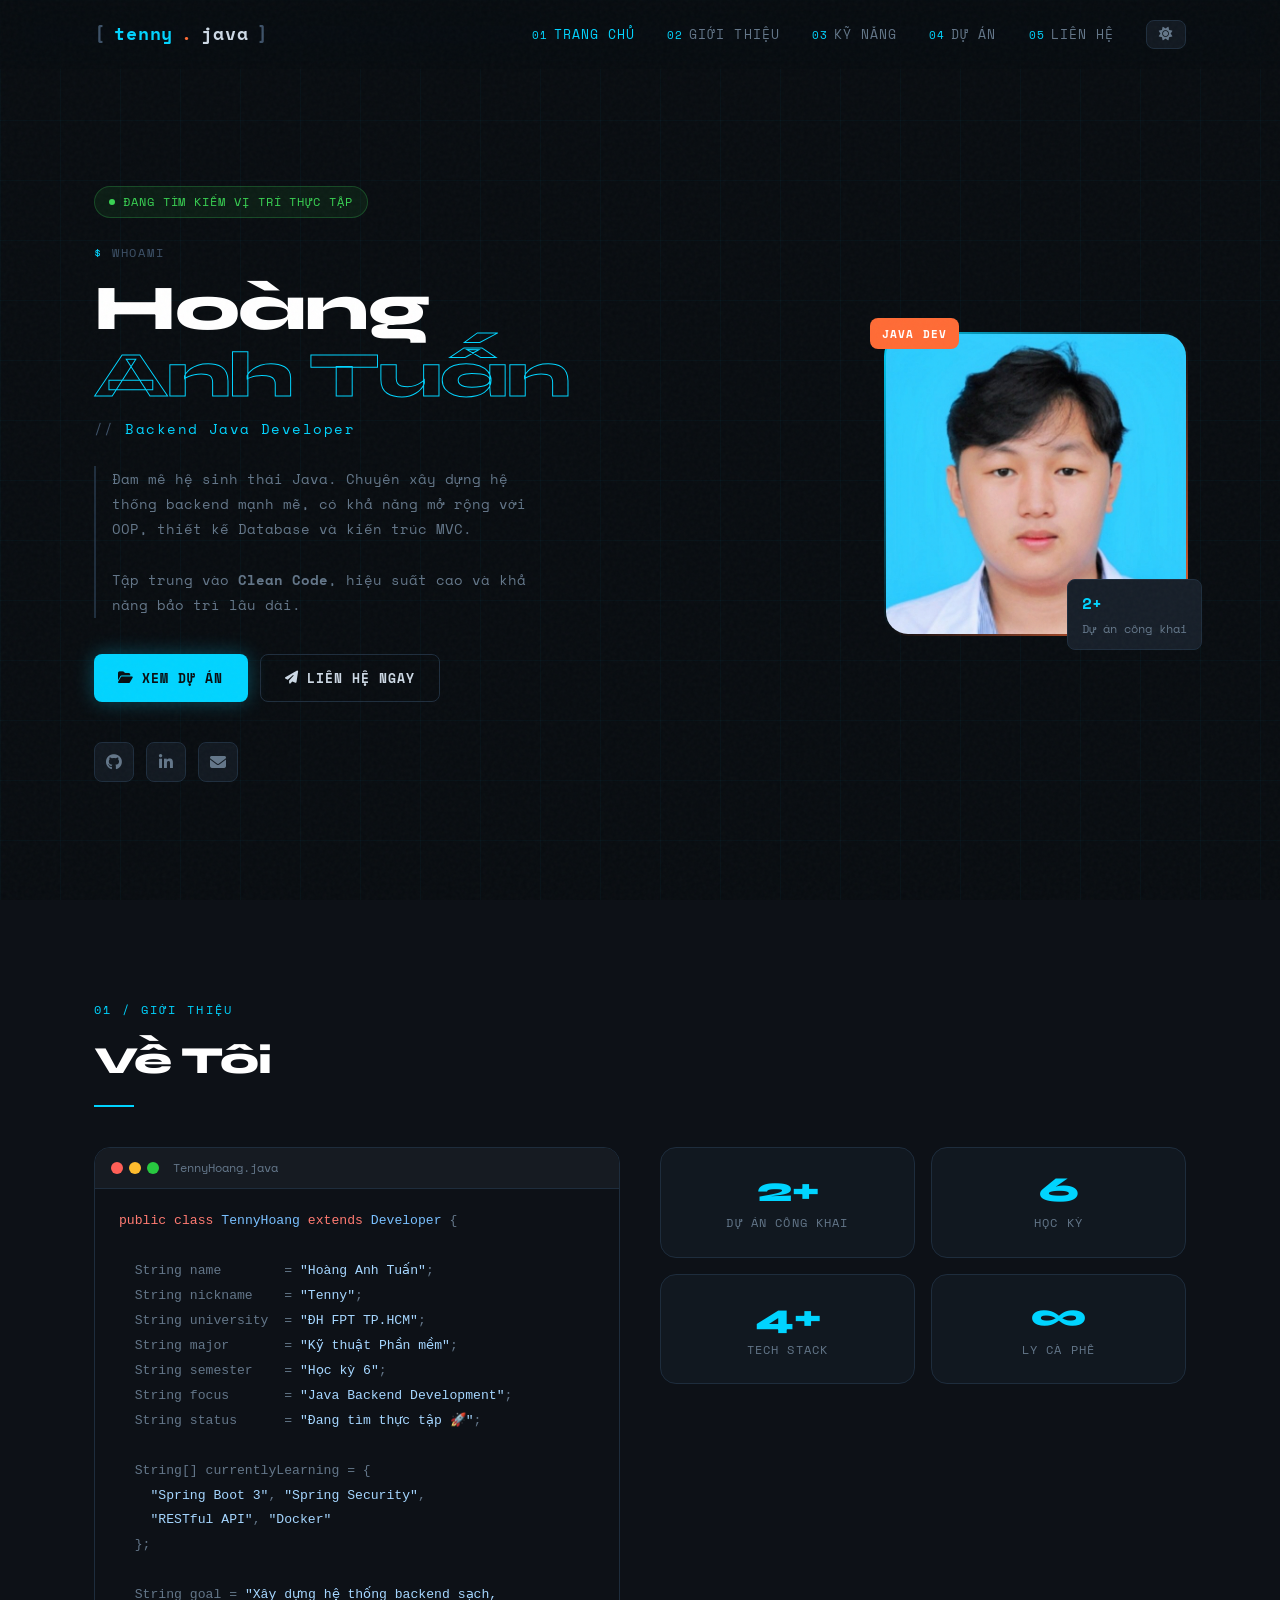
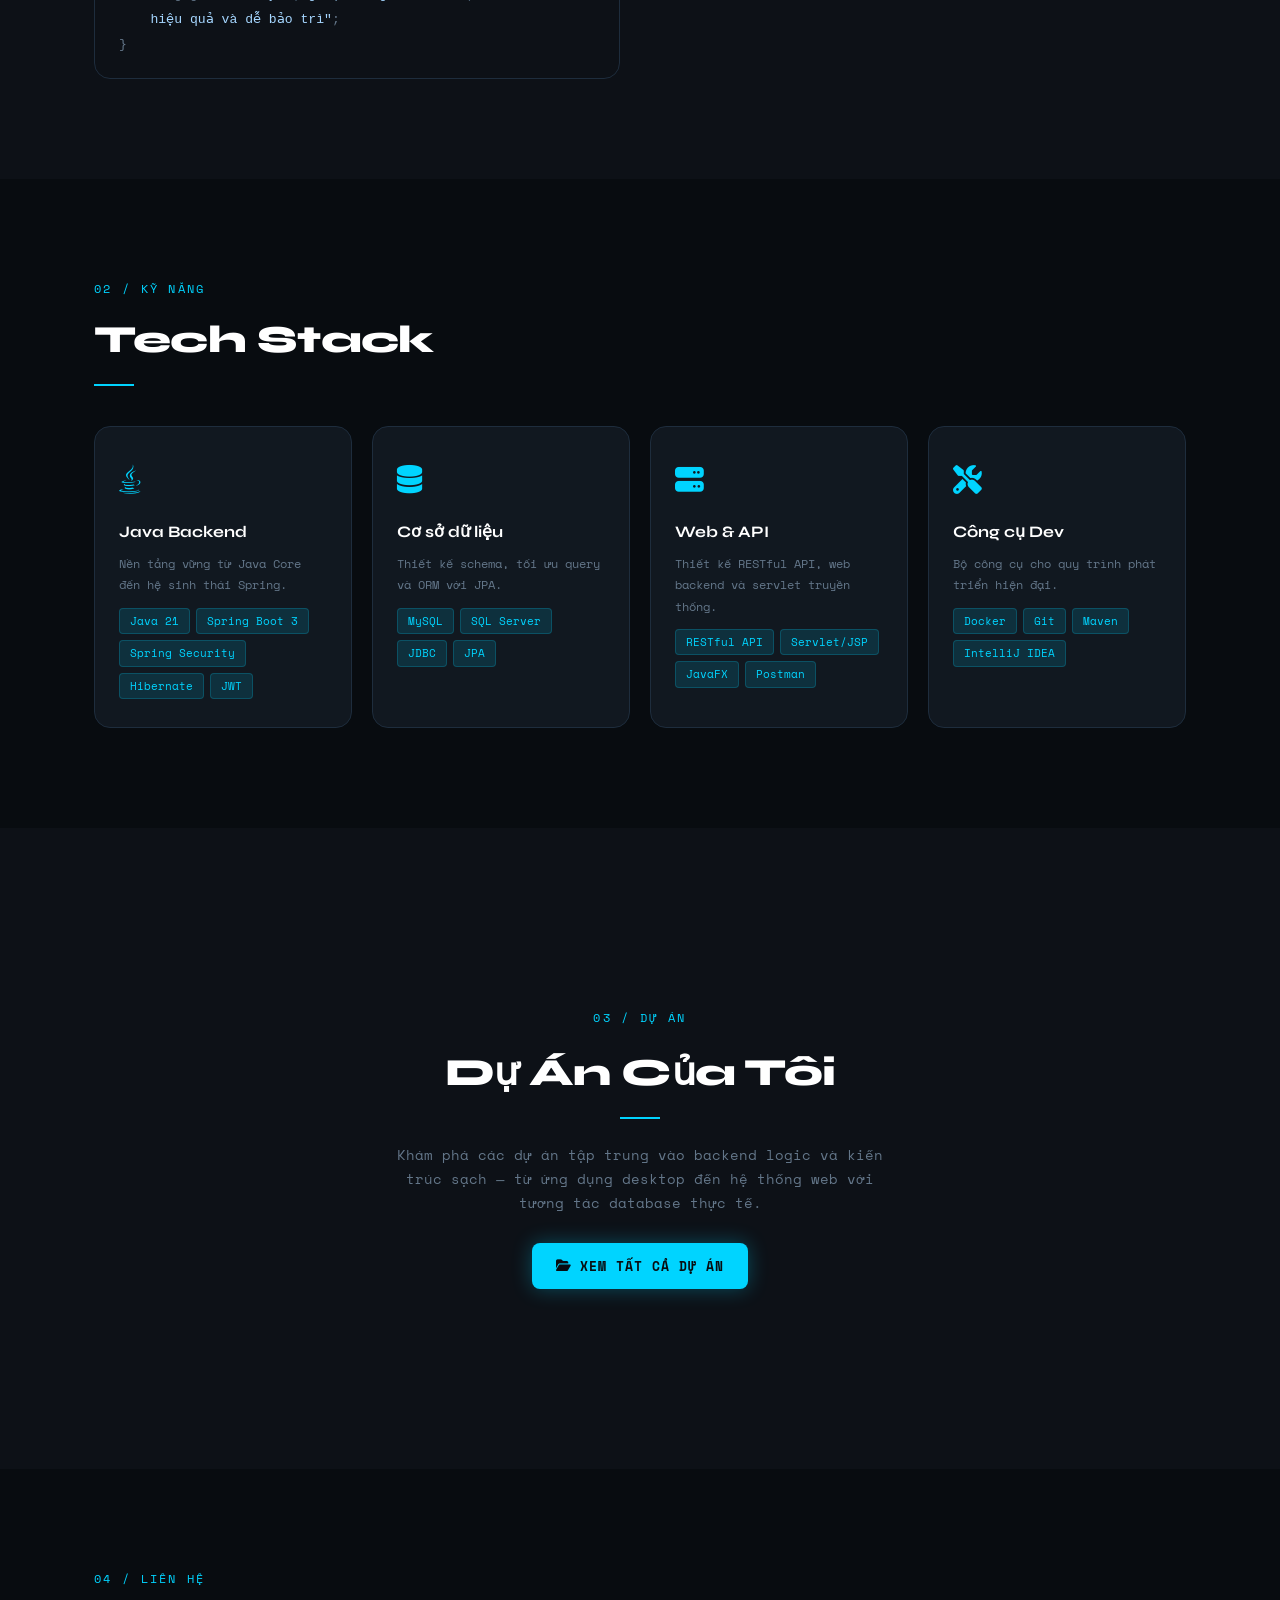
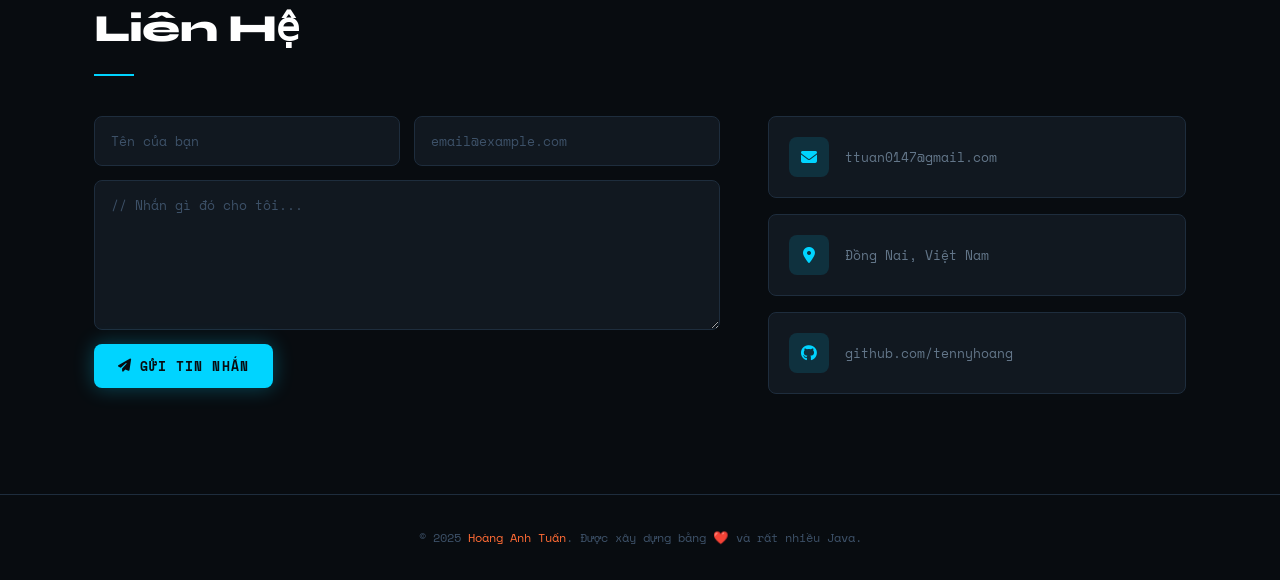
<file: index.html>
<!DOCTYPE html>
<html lang="vi">
<head>
  <meta charset="UTF-8">
  <meta name="viewport" content="width=device-width, initial-scale=1.0">
  <title>Tenny Hoang — Backend Java Developer</title>
  <meta name="description" content="Portfolio của Hoàng Anh Tuấn (Tenny) — Backend Java Developer chuyên Spring Boot, REST API, MySQL và kiến trúc MVC.">
  <link rel="preconnect" href="https://fonts.googleapis.com">
  <link rel="preconnect" href="https://fonts.gstatic.com" crossorigin>
  <link href="https://fonts.googleapis.com/css2?family=Space+Mono:ital,wght@0,400;0,700;1,400&family=Syne:wght@400;600;700;800&display=swap" rel="stylesheet">
  <link rel="stylesheet" href="https://cdnjs.cloudflare.com/ajax/libs/font-awesome/6.4.0/css/all.min.css">
  <link rel="stylesheet" href="css/style.css">
</head>
<body class="dark-theme">

  <!-- ── Navbar ── -->
  <nav class="navbar">
    <div class="container nav-wrapper">
      <a href="index.html" class="logo">
        <span class="logo-bracket">[</span>
        <span class="logo-name">tenny</span>
        <span class="logo-dot">.</span>java
        <span class="logo-bracket">]</span>
      </a>
      <ul class="nav-links">
        <li><a href="index.html" class="active" data-num="01"><span class="nav-text">Trang chủ</span></a></li>
        <li><a href="#about" data-num="02"><span class="nav-text">Giới thiệu</span></a></li>
        <li><a href="#skills" data-num="03"><span class="nav-text">Kỹ năng</span></a></li>
        <li><a href="projects.html" data-num="04"><span class="nav-text">Dự án</span></a></li>
        <li><a href="#contact" data-num="05"><span class="nav-text">Liên hệ</span></a></li>
        <li><button id="theme-toggle" title="Đổi giao diện"><i class="fas fa-sun"></i></button></li>
      </ul>
    </div>
  </nav>

  <!-- ── Hero ── -->
  <section class="hero container">
    <div class="hero-content">
      <div class="status-badge fade-in">
        <span class="status-dot"></span>
        ĐANG TÌM KIẾM VỊ TRÍ THỰC TẬP
      </div>
      <div class="hero-eyebrow fade-in">
        <span>$</span> whoami
      </div>
      <h1 class="fade-in">Hoàng<br><em>Anh Tuấn</em></h1>
      <div class="hero-title-sub fade-in">Backend Java Developer</div>
      <p class="hero-desc fade-in">
        Đam mê hệ sinh thái Java. Chuyên xây dựng hệ thống backend mạnh mẽ, có khả năng mở rộng với OOP, thiết kế Database và kiến trúc MVC.<br><br>
        Tập trung vào <strong>Clean Code</strong>, hiệu suất cao và khả năng bảo trì lâu dài.
      </p>
      <div class="cta-group fade-in">
        <a href="projects.html" class="btn btn-primary">
          <i class="fas fa-folder-open"></i> Xem dự án
        </a>
        <a href="#contact" class="btn btn-outline">
          <i class="fas fa-paper-plane"></i> Liên hệ ngay
        </a>
      </div>
      <div class="social-links fade-in">
        <a href="https://github.com/tennyhoang" target="_blank" title="GitHub">
          <i class="fab fa-github"></i>
        </a>
        <a href="https://linkedin.com/in/tennyhoang" target="_blank" title="LinkedIn">
          <i class="fab fa-linkedin-in"></i>
        </a>
        <a href="mailto:hoanganhtuan@example.com" title="Email">
          <i class="fas fa-envelope"></i>
        </a>
      </div>
    </div>

    <div class="hero-visual fade-in">
      <div class="hero-avatar-wrap">
        <span class="hero-tag">JAVA DEV</span>
        <img src="image/avatar.jpg" alt="Hoàng Anh Tuấn">
        <div class="hero-badge">
          <strong>2+</strong>
          Dự án công khai
        </div>
      </div>
    </div>
  </section>

  <!-- ── About ── -->
  <section id="about" class="section bg-alt">
    <div class="container">
      <div class="section-label">01 / giới thiệu</div>
      <h2 class="section-title">Về Tôi</h2>
      <div class="section-divider"></div>
      <div class="about-grid">
        <div class="about-text">
          <div class="code-block">
            <div class="code-block-header">
              <span class="code-dot red"></span>
              <span class="code-dot yellow"></span>
              <span class="code-dot green"></span>
              <span class="code-block-title">TennyHoang.java</span>
            </div>
            <pre class="code-content"><span class="c-keyword">public class</span> <span class="c-class">TennyHoang</span> <span class="c-keyword">extends</span> <span class="c-class">Developer</span> {

  String name        = <span class="c-str">"Hoàng Anh Tuấn"</span>;
  String nickname    = <span class="c-str">"Tenny"</span>;
  String university  = <span class="c-str">"ĐH FPT TP.HCM"</span>;
  String major       = <span class="c-str">"Kỹ thuật Phần mềm"</span>;
  String semester    = <span class="c-str">"Học kỳ 6"</span>;
  String focus       = <span class="c-str">"Java Backend Development"</span>;
  String status      = <span class="c-str">"Đang tìm thực tập 🚀"</span>;

  String[] currentlyLearning = {
    <span class="c-str">"Spring Boot 3"</span>, <span class="c-str">"Spring Security"</span>,
    <span class="c-str">"RESTful API"</span>, <span class="c-str">"Docker"</span>
  };

  String goal = <span class="c-str">"Xây dựng hệ thống backend sạch,
    hiệu quả và dễ bảo trì"</span>;
}</pre>
          </div>
        </div>
        <div class="about-stats">
          <div class="stat-card">
            <div class="stat-num">2+</div>
            <div class="stat-label">Dự án công khai</div>
          </div>
          <div class="stat-card">
            <div class="stat-num">6</div>
            <div class="stat-label">Học kỳ</div>
          </div>
          <div class="stat-card">
            <div class="stat-num">4+</div>
            <div class="stat-label">Tech Stack</div>
          </div>
          <div class="stat-card">
            <div class="stat-num">∞</div>
            <div class="stat-label">Ly cà phê</div>
          </div>
        </div>
      </div>
    </div>
  </section>

  <!-- ── Skills ── -->
  <section id="skills" class="section">
    <div class="container">
      <div class="section-label">02 / kỹ năng</div>
      <h2 class="section-title">Tech Stack</h2>
      <div class="section-divider"></div>
      <div class="skills-grid">
        <div class="skill-card">
          <div class="skill-icon"><i class="fab fa-java"></i></div>
          <h4>Java Backend</h4>
          <p>Nền tảng vững từ Java Core đến hệ sinh thái Spring.</p>
          <div class="skill-tags">
            <span class="skill-tag">Java 21</span>
            <span class="skill-tag">Spring Boot 3</span>
            <span class="skill-tag">Spring Security</span>
            <span class="skill-tag">Hibernate</span>
            <span class="skill-tag">JWT</span>
          </div>
        </div>
        <div class="skill-card">
          <div class="skill-icon"><i class="fas fa-database"></i></div>
          <h4>Cơ sở dữ liệu</h4>
          <p>Thiết kế schema, tối ưu query và ORM với JPA.</p>
          <div class="skill-tags">
            <span class="skill-tag">MySQL</span>
            <span class="skill-tag">SQL Server</span>
            <span class="skill-tag">JDBC</span>
            <span class="skill-tag">JPA</span>
          </div>
        </div>
        <div class="skill-card">
          <div class="skill-icon"><i class="fas fa-server"></i></div>
          <h4>Web & API</h4>
          <p>Thiết kế RESTful API, web backend và servlet truyền thống.</p>
          <div class="skill-tags">
            <span class="skill-tag">RESTful API</span>
            <span class="skill-tag">Servlet/JSP</span>
            <span class="skill-tag">JavaFX</span>
            <span class="skill-tag">Postman</span>
          </div>
        </div>
        <div class="skill-card">
          <div class="skill-icon"><i class="fas fa-tools"></i></div>
          <h4>Công cụ Dev</h4>
          <p>Bộ công cụ cho quy trình phát triển hiện đại.</p>
          <div class="skill-tags">
            <span class="skill-tag">Docker</span>
            <span class="skill-tag">Git</span>
            <span class="skill-tag">Maven</span>
            <span class="skill-tag">IntelliJ IDEA</span>
          </div>
        </div>
      </div>
    </div>
  </section>

  <!-- ── CTA Projects ── -->
  <section class="section bg-alt">
    <div class="container cta-section">
      <div class="section-label" style="text-align: center; margin-bottom: 12px;">03 / dự án</div>
      <h2 class="section-title">Dự Án Của Tôi</h2>
      <div class="section-divider" style="margin: 12px auto 24px;"></div>
      <p>Khám phá các dự án tập trung vào backend logic và kiến trúc sạch — từ ứng dụng desktop đến hệ thống web với tương tác database thực tế.</p>
      <a href="projects.html" class="btn btn-primary btn-lg">
        <i class="fas fa-folder-open"></i> Xem tất cả dự án
      </a>
    </div>
  </section>

  <!-- ── Contact ── -->
  <section id="contact" class="section">
    <div class="container">
      <div class="section-label">04 / liên hệ</div>
      <h2 class="section-title">Liên Hệ</h2>
      <div class="section-divider"></div>
      <div class="contact-wrapper">
        <form id="contact-form" class="contact-form">
          <div class="form-row">
            <input type="text" name="name" placeholder="Tên của bạn" required>
            <input type="email" name="email" placeholder="email@example.com" required>
          </div>
          <textarea name="message" placeholder="// Nhắn gì đó cho tôi..." rows="6" required></textarea>
          <button type="submit" class="btn btn-primary" style="width: fit-content;">
            <i class="fas fa-paper-plane"></i> Gửi tin nhắn
          </button>
        </form>
        <div class="contact-info">
          <div class="info-card">
            <div class="info-icon"><i class="fas fa-envelope"></i></div>
            <span><a href="mailto:ttuan0147@gmail.com" style="color:var(--text-muted);text-decoration:none;">ttuan0147@gmail.com</a></span>
          </div>
          <div class="info-card">
            <div class="info-icon"><i class="fas fa-map-marker-alt"></i></div>
            <span>Đồng Nai, Việt Nam</span>
          </div>
          <div class="info-card">
            <div class="info-icon"><i class="fab fa-github"></i></div>
            <span><a href="https://github.com/tennyhoang" target="_blank" style="color:var(--text-muted);text-decoration:none;">github.com/tennyhoang</a></span>
          </div>
      </div>
    </div>
  </section>

  <!-- ── Footer ── -->
  <footer>
    <div class="container">
      <p>© 2025 <span>Hoàng Anh Tuấn</span>. Được xây dựng bằng ❤️ và rất nhiều Java.</p>
    </div>
  </footer>

  <script src="js/script.js"></script>
</body>
</html>
</file>
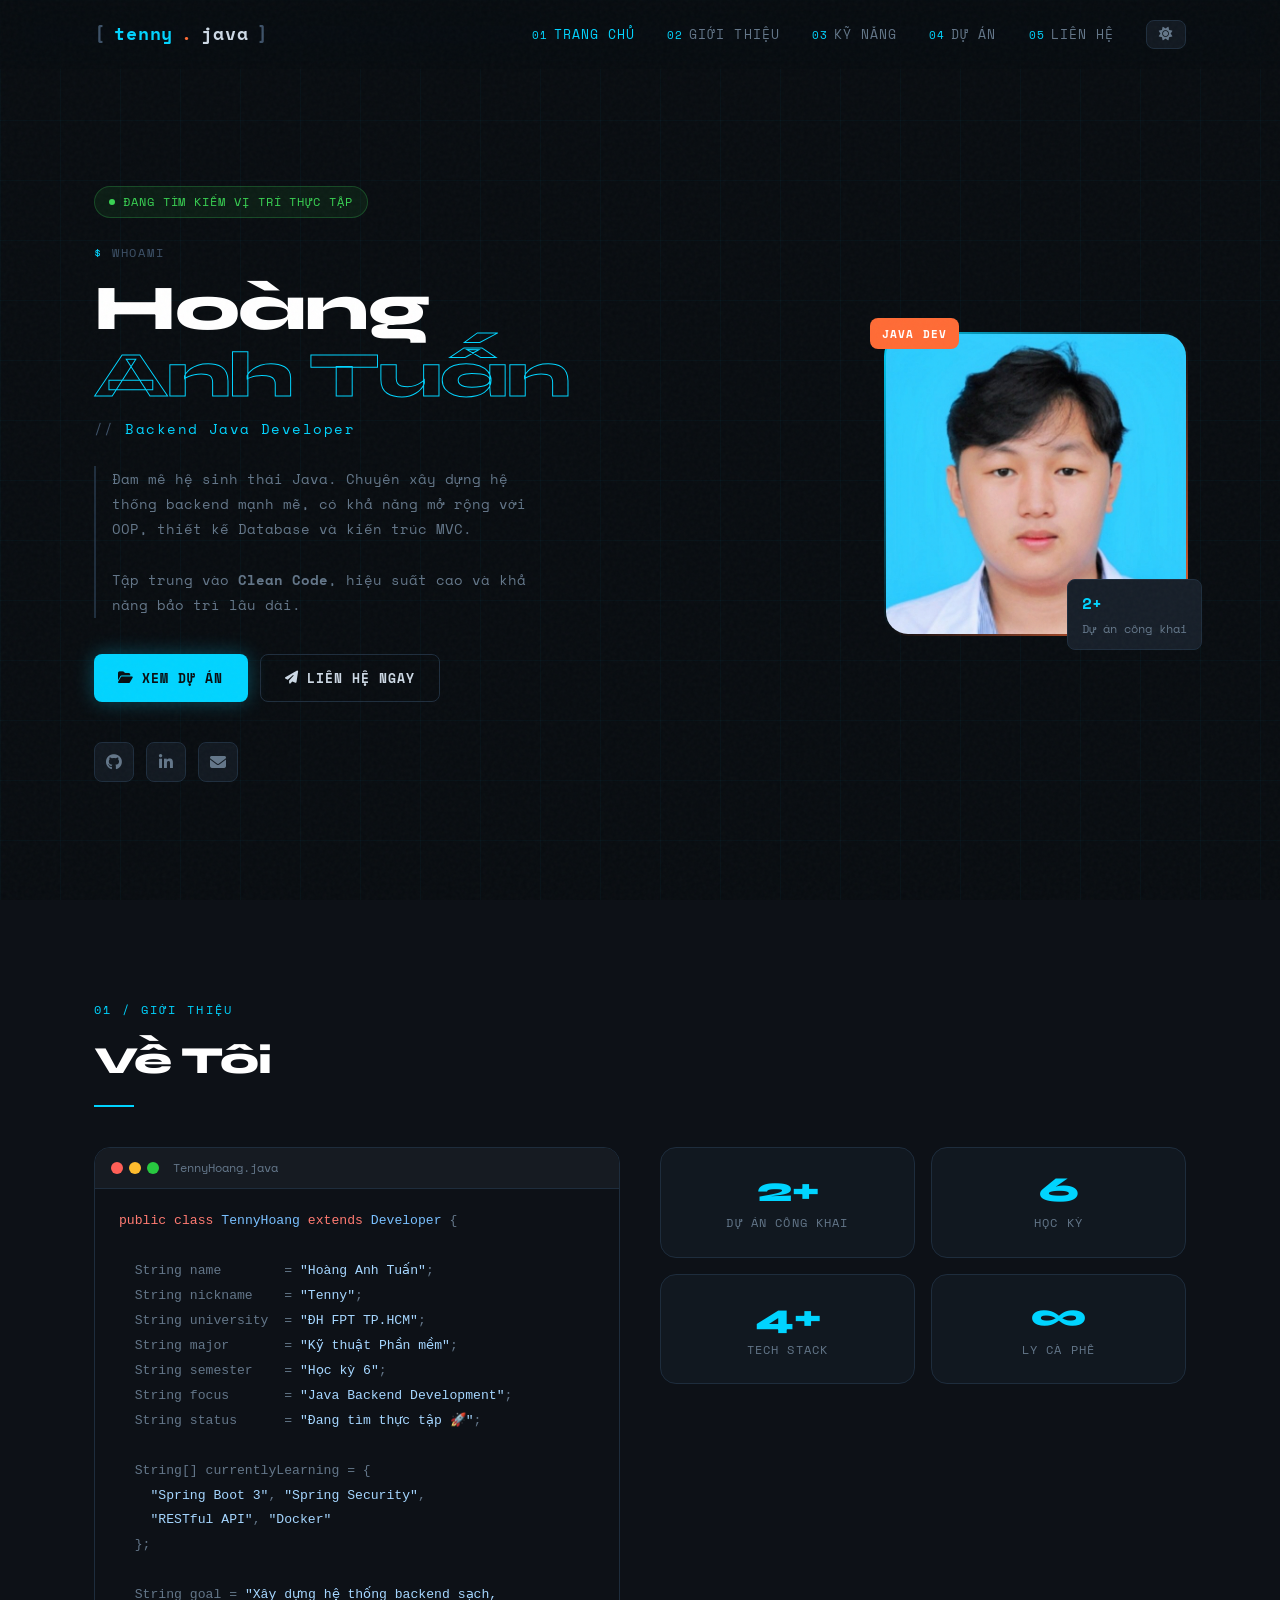
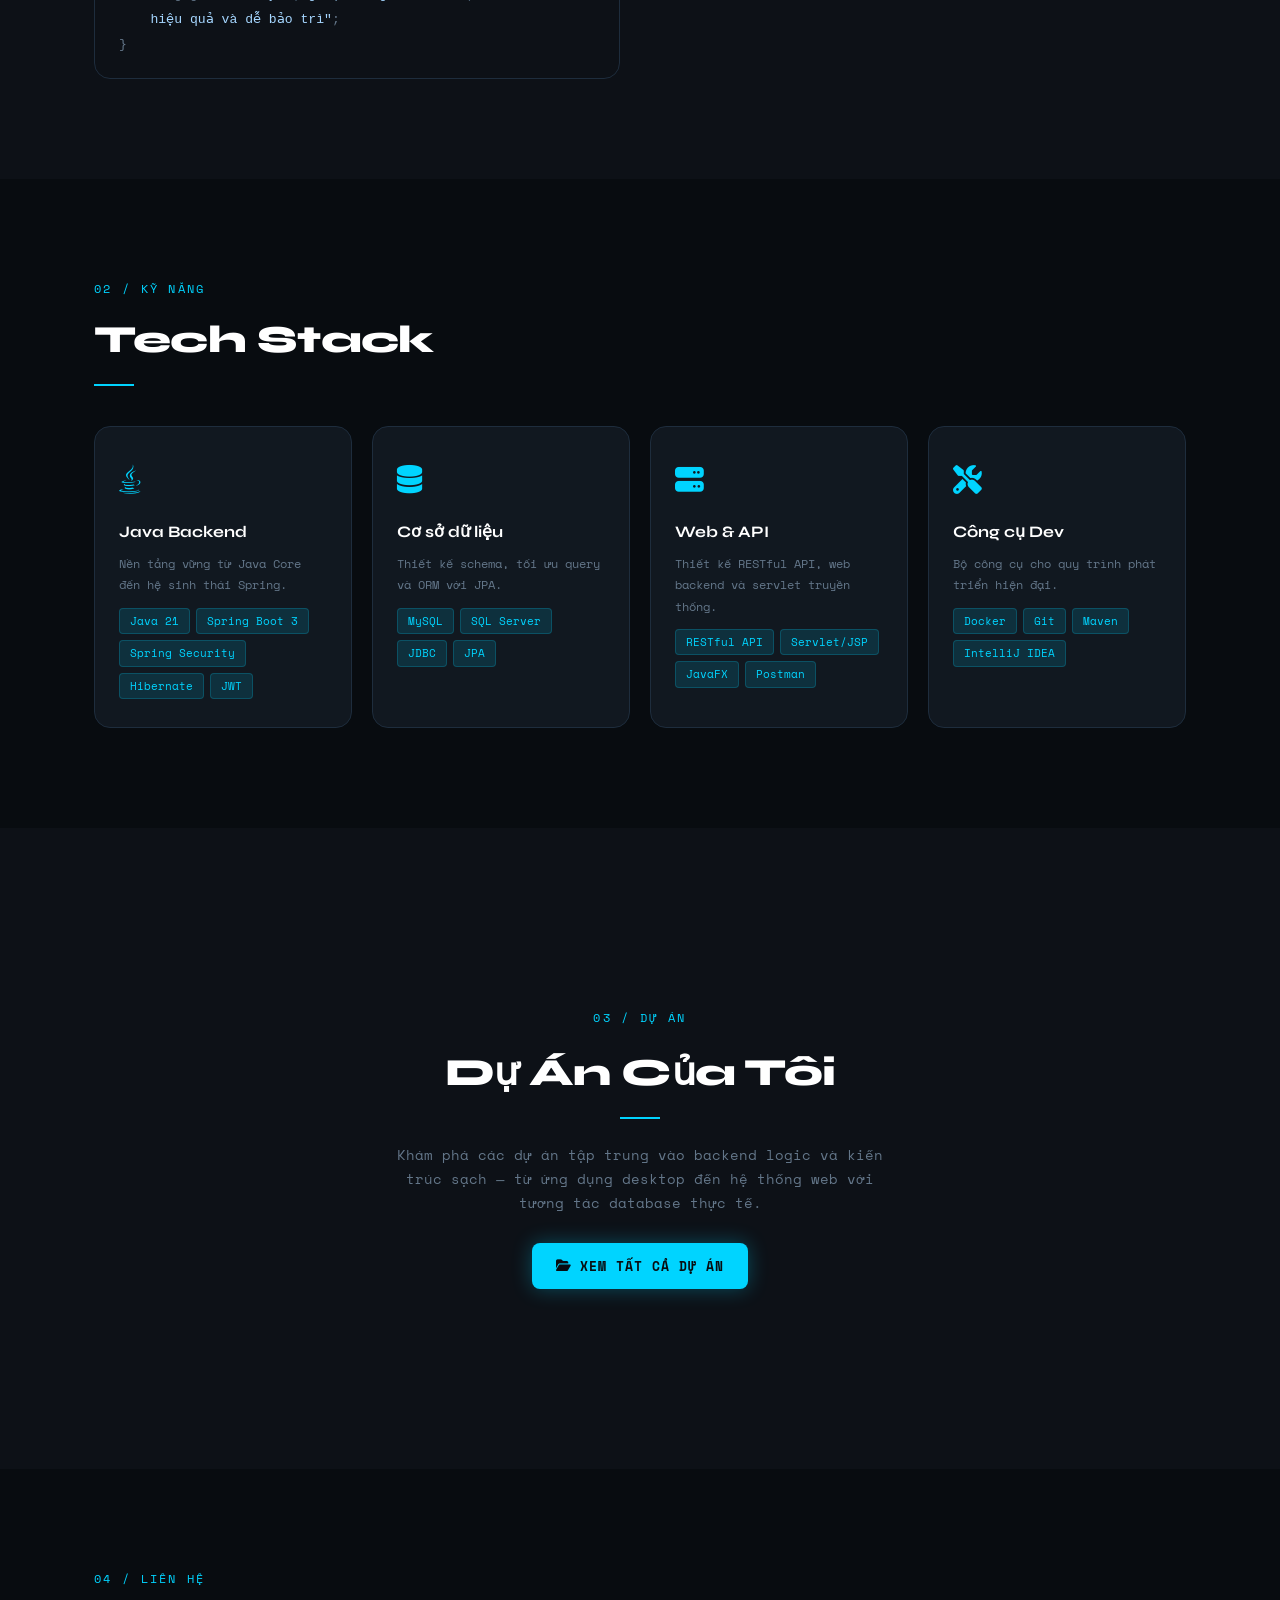
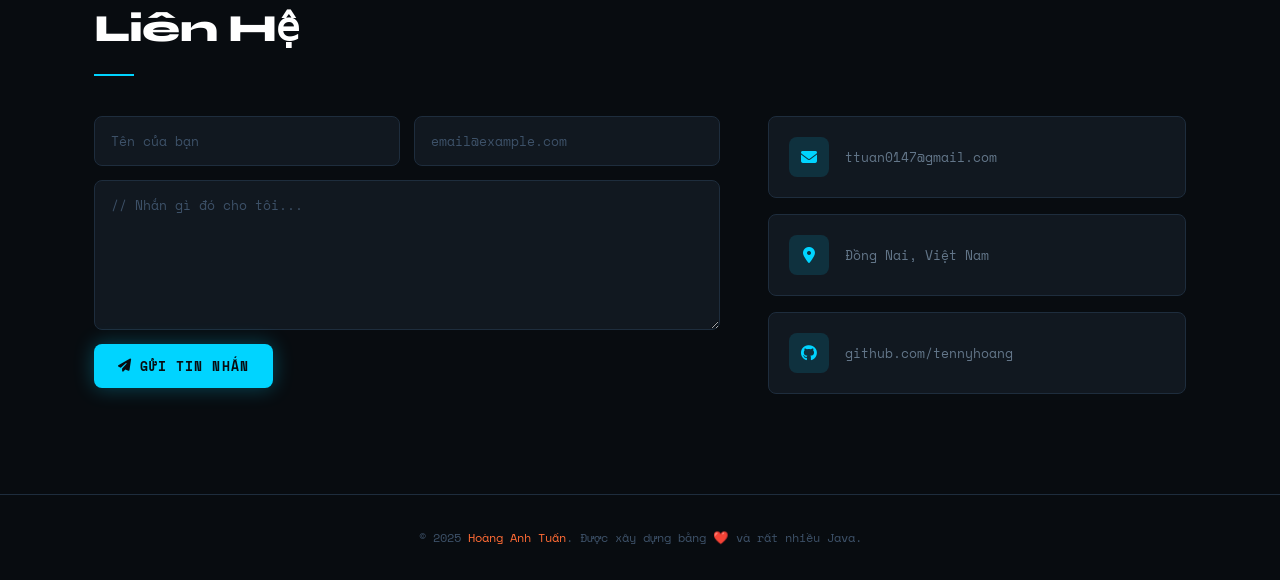
<file: cv/index.html>
<!DOCTYPE html>
<html lang="vi">
<head>
  <meta charset="UTF-8">
  <meta name="viewport" content="width=device-width, initial-scale=1.0">
  <title>Tenny Hoang — Backend Java Developer</title>
  <meta name="description" content="Portfolio của Hoàng Anh Tuấn (Tenny) — Backend Java Developer chuyên Spring Boot, REST API, MySQL và kiến trúc MVC.">
  <link rel="preconnect" href="https://fonts.googleapis.com">
  <link rel="preconnect" href="https://fonts.gstatic.com" crossorigin>
  <link href="https://fonts.googleapis.com/css2?family=Space+Mono:ital,wght@0,400;0,700;1,400&family=Syne:wght@400;600;700;800&display=swap" rel="stylesheet">
  <link rel="stylesheet" href="https://cdnjs.cloudflare.com/ajax/libs/font-awesome/6.4.0/css/all.min.css">
  <link rel="stylesheet" href="css/style.css">
</head>
<body class="dark-theme">

  <!-- ── Navbar ── -->
  <nav class="navbar">
    <div class="container nav-wrapper">
      <a href="index.html" class="logo">
        <span class="logo-bracket">[</span>
        <span class="logo-name">tenny</span>
        <span class="logo-dot">.</span>java
        <span class="logo-bracket">]</span>
      </a>
      <ul class="nav-links">
        <li><a href="index.html" class="active" data-num="01"><span class="nav-text">Trang chủ</span></a></li>
        <li><a href="#about" data-num="02"><span class="nav-text">Giới thiệu</span></a></li>
        <li><a href="#skills" data-num="03"><span class="nav-text">Kỹ năng</span></a></li>
        <li><a href="projects.html" data-num="04"><span class="nav-text">Dự án</span></a></li>
        <li><a href="#contact" data-num="05"><span class="nav-text">Liên hệ</span></a></li>
        <li><button id="theme-toggle" title="Đổi giao diện"><i class="fas fa-sun"></i></button></li>
      </ul>
    </div>
  </nav>

  <!-- ── Hero ── -->
  <section class="hero container">
    <div class="hero-content">
      <div class="status-badge fade-in">
        <span class="status-dot"></span>
        ĐANG TÌM KIẾM VỊ TRÍ THỰC TẬP
      </div>
      <div class="hero-eyebrow fade-in">
        <span>$</span> whoami
      </div>
      <h1 class="fade-in">Hoàng<br><em>Anh Tuấn</em></h1>
      <div class="hero-title-sub fade-in">Backend Java Developer</div>
      <p class="hero-desc fade-in">
        Đam mê hệ sinh thái Java. Chuyên xây dựng hệ thống backend mạnh mẽ, có khả năng mở rộng với OOP, thiết kế Database và kiến trúc MVC.<br><br>
        Tập trung vào <strong>Clean Code</strong>, hiệu suất cao và khả năng bảo trì lâu dài.
      </p>
      <div class="cta-group fade-in">
        <a href="projects.html" class="btn btn-primary">
          <i class="fas fa-folder-open"></i> Xem dự án
        </a>
        <a href="#contact" class="btn btn-outline">
          <i class="fas fa-paper-plane"></i> Liên hệ ngay
        </a>
      </div>
      <div class="social-links fade-in">
        <a href="https://github.com/tennyhoang" target="_blank" title="GitHub">
          <i class="fab fa-github"></i>
        </a>
        <a href="https://linkedin.com/in/tennyhoang" target="_blank" title="LinkedIn">
          <i class="fab fa-linkedin-in"></i>
        </a>
        <a href="mailto:hoanganhtuan@example.com" title="Email">
          <i class="fas fa-envelope"></i>
        </a>
      </div>
    </div>

    <div class="hero-visual fade-in">
      <div class="hero-avatar-wrap">
        <span class="hero-tag">JAVA DEV</span>
        <img src="image/avatar.jpg" alt="Hoàng Anh Tuấn">
        <div class="hero-badge">
          <strong>2+</strong>
          Dự án công khai
        </div>
      </div>
    </div>
  </section>

  <!-- ── About ── -->
  <section id="about" class="section bg-alt">
    <div class="container">
      <div class="section-label">01 / giới thiệu</div>
      <h2 class="section-title">Về Tôi</h2>
      <div class="section-divider"></div>
      <div class="about-grid">
        <div class="about-text">
          <div class="code-block">
            <div class="code-block-header">
              <span class="code-dot red"></span>
              <span class="code-dot yellow"></span>
              <span class="code-dot green"></span>
              <span class="code-block-title">TennyHoang.java</span>
            </div>
            <pre class="code-content"><span class="c-keyword">public class</span> <span class="c-class">TennyHoang</span> <span class="c-keyword">extends</span> <span class="c-class">Developer</span> {

  String name        = <span class="c-str">"Hoàng Anh Tuấn"</span>;
  String nickname    = <span class="c-str">"Tenny"</span>;
  String university  = <span class="c-str">"ĐH FPT TP.HCM"</span>;
  String major       = <span class="c-str">"Kỹ thuật Phần mềm"</span>;
  String semester    = <span class="c-str">"Học kỳ 6"</span>;
  String focus       = <span class="c-str">"Java Backend Development"</span>;
  String status      = <span class="c-str">"Đang tìm thực tập 🚀"</span>;

  String[] currentlyLearning = {
    <span class="c-str">"Spring Boot 3"</span>, <span class="c-str">"Spring Security"</span>,
    <span class="c-str">"RESTful API"</span>, <span class="c-str">"Docker"</span>
  };

  String goal = <span class="c-str">"Xây dựng hệ thống backend sạch,
    hiệu quả và dễ bảo trì"</span>;
}</pre>
          </div>
        </div>
        <div class="about-stats">
          <div class="stat-card">
            <div class="stat-num">2+</div>
            <div class="stat-label">Dự án công khai</div>
          </div>
          <div class="stat-card">
            <div class="stat-num">6</div>
            <div class="stat-label">Học kỳ</div>
          </div>
          <div class="stat-card">
            <div class="stat-num">4+</div>
            <div class="stat-label">Tech Stack</div>
          </div>
          <div class="stat-card">
            <div class="stat-num">∞</div>
            <div class="stat-label">Ly cà phê</div>
          </div>
        </div>
      </div>
    </div>
  </section>

  <!-- ── Skills ── -->
  <section id="skills" class="section">
    <div class="container">
      <div class="section-label">02 / kỹ năng</div>
      <h2 class="section-title">Tech Stack</h2>
      <div class="section-divider"></div>
      <div class="skills-grid">
        <div class="skill-card">
          <div class="skill-icon"><i class="fab fa-java"></i></div>
          <h4>Java Backend</h4>
          <p>Nền tảng vững từ Java Core đến hệ sinh thái Spring.</p>
          <div class="skill-tags">
            <span class="skill-tag">Java 21</span>
            <span class="skill-tag">Spring Boot 3</span>
            <span class="skill-tag">Spring Security</span>
            <span class="skill-tag">Hibernate</span>
            <span class="skill-tag">JWT</span>
          </div>
        </div>
        <div class="skill-card">
          <div class="skill-icon"><i class="fas fa-database"></i></div>
          <h4>Cơ sở dữ liệu</h4>
          <p>Thiết kế schema, tối ưu query và ORM với JPA.</p>
          <div class="skill-tags">
            <span class="skill-tag">MySQL</span>
            <span class="skill-tag">SQL Server</span>
            <span class="skill-tag">JDBC</span>
            <span class="skill-tag">JPA</span>
          </div>
        </div>
        <div class="skill-card">
          <div class="skill-icon"><i class="fas fa-server"></i></div>
          <h4>Web & API</h4>
          <p>Thiết kế RESTful API, web backend và servlet truyền thống.</p>
          <div class="skill-tags">
            <span class="skill-tag">RESTful API</span>
            <span class="skill-tag">Servlet/JSP</span>
            <span class="skill-tag">JavaFX</span>
            <span class="skill-tag">Postman</span>
          </div>
        </div>
        <div class="skill-card">
          <div class="skill-icon"><i class="fas fa-tools"></i></div>
          <h4>Công cụ Dev</h4>
          <p>Bộ công cụ cho quy trình phát triển hiện đại.</p>
          <div class="skill-tags">
            <span class="skill-tag">Docker</span>
            <span class="skill-tag">Git</span>
            <span class="skill-tag">Maven</span>
            <span class="skill-tag">IntelliJ IDEA</span>
          </div>
        </div>
      </div>
    </div>
  </section>

  <!-- ── CTA Projects ── -->
  <section class="section bg-alt">
    <div class="container cta-section">
      <div class="section-label" style="text-align: center; margin-bottom: 12px;">03 / dự án</div>
      <h2 class="section-title">Dự Án Của Tôi</h2>
      <div class="section-divider" style="margin: 12px auto 24px;"></div>
      <p>Khám phá các dự án tập trung vào backend logic và kiến trúc sạch — từ ứng dụng desktop đến hệ thống web với tương tác database thực tế.</p>
      <a href="projects.html" class="btn btn-primary btn-lg">
        <i class="fas fa-folder-open"></i> Xem tất cả dự án
      </a>
    </div>
  </section>

  <!-- ── Contact ── -->
  <section id="contact" class="section">
    <div class="container">
      <div class="section-label">04 / liên hệ</div>
      <h2 class="section-title">Liên Hệ</h2>
      <div class="section-divider"></div>
      <div class="contact-wrapper">
        <form id="contact-form" class="contact-form">
          <div class="form-row">
            <input type="text" name="name" placeholder="Tên của bạn" required>
            <input type="email" name="email" placeholder="email@example.com" required>
          </div>
          <textarea name="message" placeholder="// Nhắn gì đó cho tôi..." rows="6" required></textarea>
          <button type="submit" class="btn btn-primary" style="width: fit-content;">
            <i class="fas fa-paper-plane"></i> Gửi tin nhắn
          </button>
        </form>
        <div class="contact-info">
          <div class="info-card">
            <div class="info-icon"><i class="fas fa-envelope"></i></div>
            <span><a href="mailto:ttuan0147@gmail.com" style="color:var(--text-muted);text-decoration:none;">ttuan0147@gmail.com</a></span>
          </div>
          <div class="info-card">
            <div class="info-icon"><i class="fas fa-map-marker-alt"></i></div>
            <span>Đồng Nai, Việt Nam</span>
          </div>
          <div class="info-card">
            <div class="info-icon"><i class="fab fa-github"></i></div>
            <span><a href="https://github.com/tennyhoang" target="_blank" style="color:var(--text-muted);text-decoration:none;">github.com/tennyhoang</a></span>
          </div>
      </div>
    </div>
  </section>

  <!-- ── Footer ── -->
  <footer>
    <div class="container">
      <p>© 2025 <span>Hoàng Anh Tuấn</span>. Được xây dựng bằng ❤️ và rất nhiều Java.</p>
    </div>
  </footer>

  <script src="js/script.js"></script>
</body>
</html>
</file>
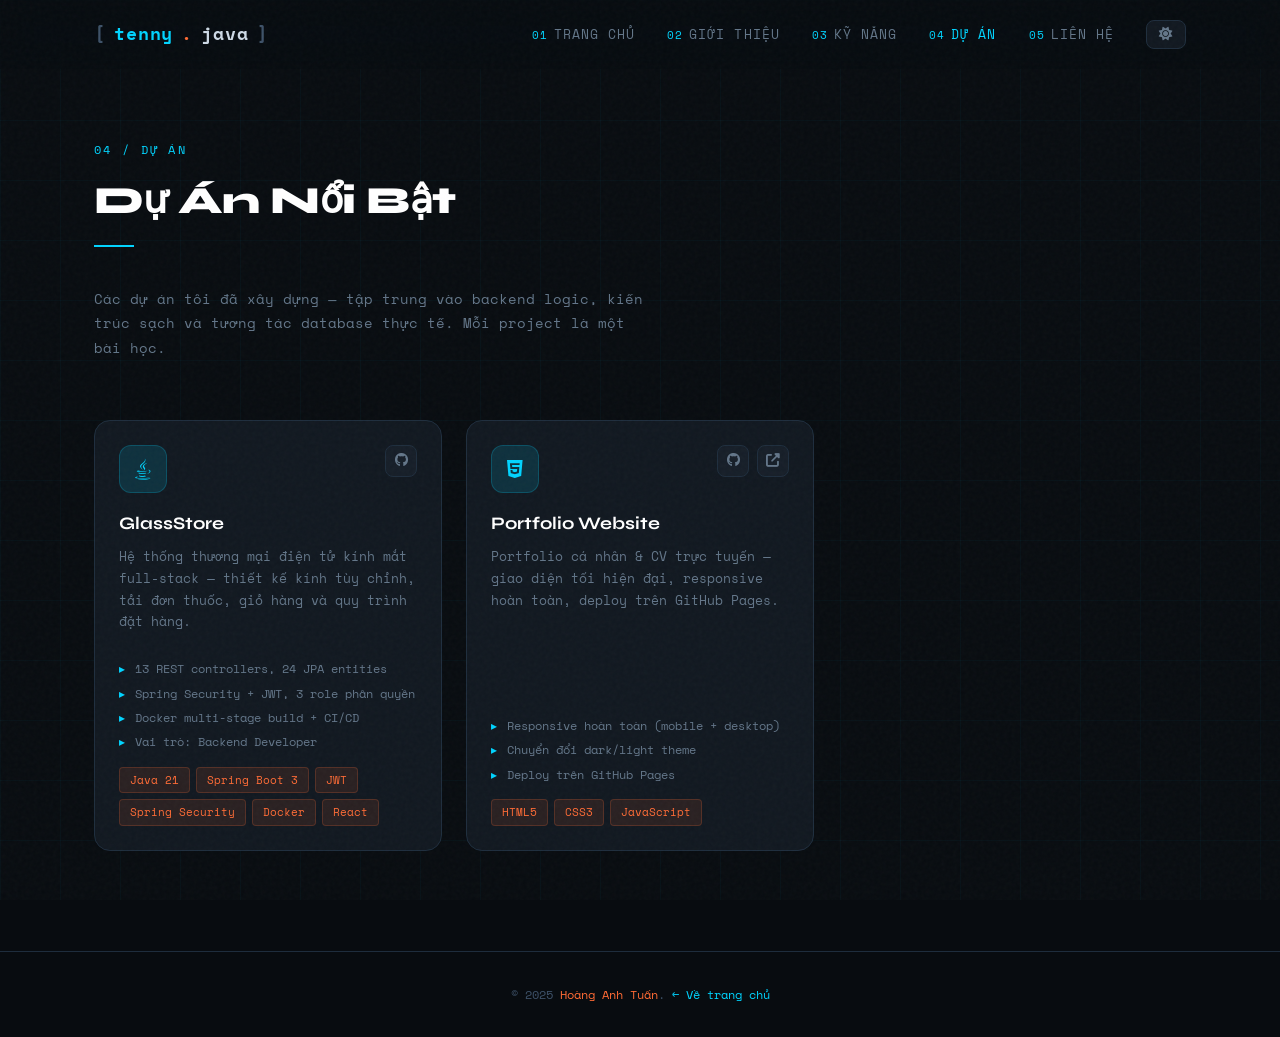
<file: projects.html>
<!DOCTYPE html>
<html lang="vi">
<head>
  <meta charset="UTF-8">
  <meta name="viewport" content="width=device-width, initial-scale=1.0">
  <title>Dự án — Tenny Hoang</title>
  <link rel="preconnect" href="https://fonts.googleapis.com">
  <link rel="preconnect" href="https://fonts.gstatic.com" crossorigin>
  <link href="https://fonts.googleapis.com/css2?family=Space+Mono:ital,wght@0,400;0,700;1,400&family=Syne:wght@400;600;700;800&display=swap" rel="stylesheet">
  <link rel="stylesheet" href="https://cdnjs.cloudflare.com/ajax/libs/font-awesome/6.4.0/css/all.min.css">
  <link rel="stylesheet" href="css/style.css">
</head>
<body class="dark-theme">

  <!-- ── Navbar ── -->
  <nav class="navbar">
    <div class="container nav-wrapper">
      <a href="index.html" class="logo">
        <span class="logo-bracket">[</span>
        <span class="logo-name">tenny</span>
        <span class="logo-dot">.</span>java
        <span class="logo-bracket">]</span>
      </a>
      <ul class="nav-links">
        <li><a href="index.html" data-num="01"><span class="nav-text">Trang chủ</span></a></li>
        <li><a href="index.html#about" data-num="02"><span class="nav-text">Giới thiệu</span></a></li>
        <li><a href="index.html#skills" data-num="03"><span class="nav-text">Kỹ năng</span></a></li>
        <li><a href="projects.html" class="active" data-num="04"><span class="nav-text">Dự án</span></a></li>
        <li><a href="index.html#contact" data-num="05"><span class="nav-text">Liên hệ</span></a></li>
        <li><button id="theme-toggle" title="Đổi giao diện"><i class="fas fa-sun"></i></button></li>
      </ul>
    </div>
  </nav>

  <!-- ── Page Header ── -->
  <section class="section" style="padding-top: 140px; padding-bottom: 40px;">
    <div class="container">
      <div class="section-label">04 / dự án</div>
      <h2 class="section-title">Dự Án Nổi Bật</h2>
      <div class="section-divider"></div>
      <p style="font-family: var(--font-mono); font-size: 0.85rem; color: var(--text-muted); max-width: 560px; line-height: 1.8;">
        Các dự án tôi đã xây dựng — tập trung vào backend logic, kiến trúc sạch và tương tác database thực tế. Mỗi project là một bài học.
      </p>
    </div>
  </section>

  <!-- ── Projects Grid ── -->
  <section class="section" style="padding-top: 20px;">
    <div class="container">
      <div id="projects-grid" class="projects-grid"></div>
    </div>
  </section>

  <!-- ── Modal ── -->
  <div id="project-modal" class="modal">
    <div class="modal-content">
      <button class="close-modal" title="Đóng">&times;</button>
      <div id="modal-body"></div>
    </div>
  </div>

  <!-- ── Footer ── -->
  <footer>
    <div class="container">
      <p>© 2025 <span>Hoàng Anh Tuấn</span>. <a href="index.html">← Về trang chủ</a></p>
    </div>
  </footer>

  <script src="js/script.js"></script>
</body>
</html>
</file>
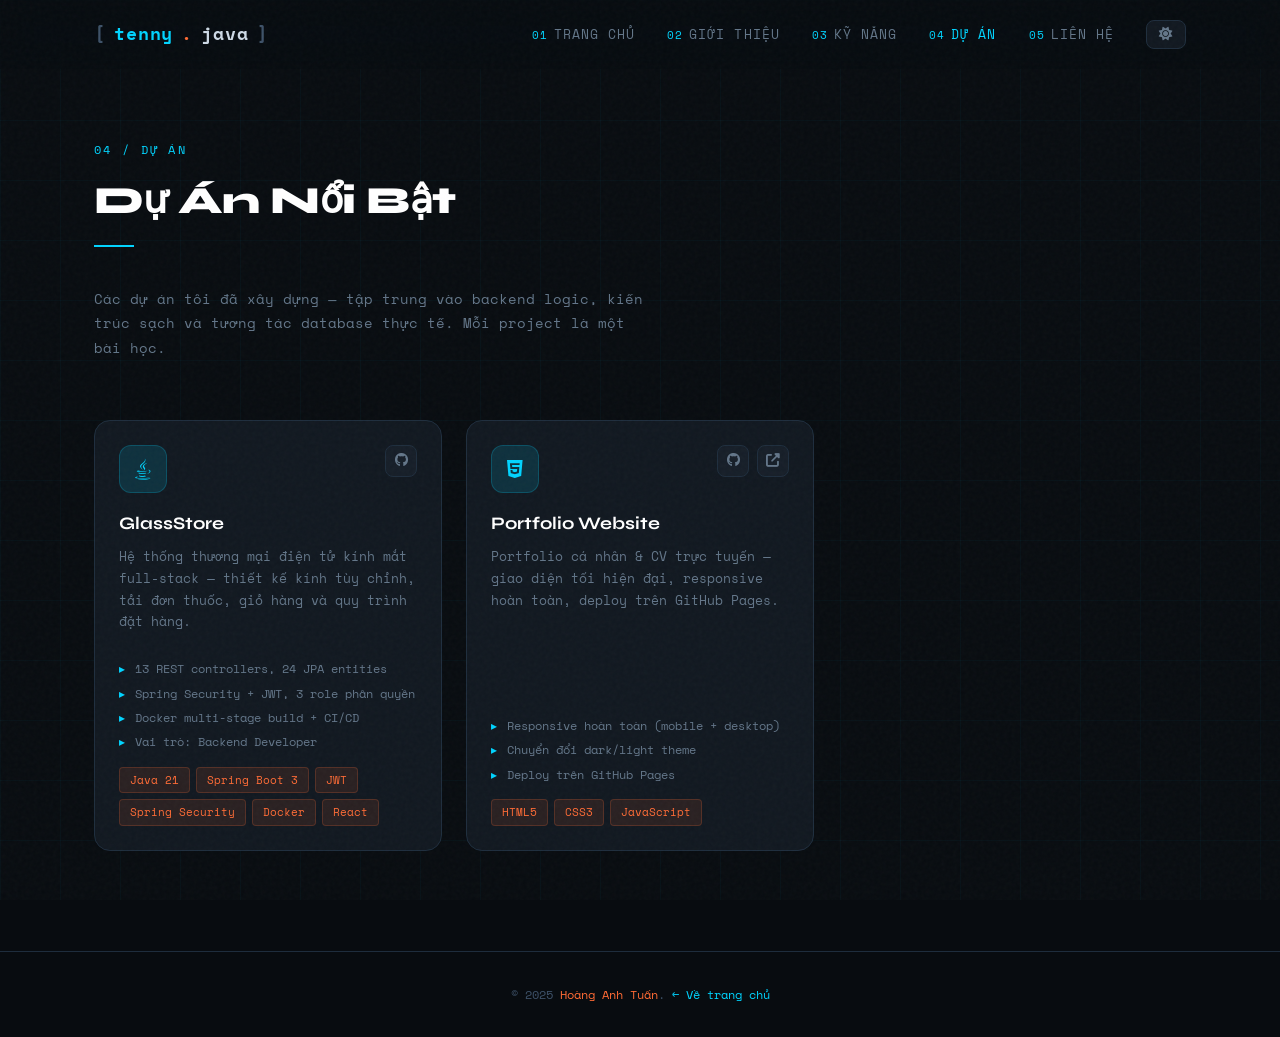
<file: cv/projects.html>
<!DOCTYPE html>
<html lang="vi">
<head>
  <meta charset="UTF-8">
  <meta name="viewport" content="width=device-width, initial-scale=1.0">
  <title>Dự án — Tenny Hoang</title>
  <link rel="preconnect" href="https://fonts.googleapis.com">
  <link rel="preconnect" href="https://fonts.gstatic.com" crossorigin>
  <link href="https://fonts.googleapis.com/css2?family=Space+Mono:ital,wght@0,400;0,700;1,400&family=Syne:wght@400;600;700;800&display=swap" rel="stylesheet">
  <link rel="stylesheet" href="https://cdnjs.cloudflare.com/ajax/libs/font-awesome/6.4.0/css/all.min.css">
  <link rel="stylesheet" href="css/style.css">
</head>
<body class="dark-theme">

  <!-- ── Navbar ── -->
  <nav class="navbar">
    <div class="container nav-wrapper">
      <a href="index.html" class="logo">
        <span class="logo-bracket">[</span>
        <span class="logo-name">tenny</span>
        <span class="logo-dot">.</span>java
        <span class="logo-bracket">]</span>
      </a>
      <ul class="nav-links">
        <li><a href="index.html" data-num="01"><span class="nav-text">Trang chủ</span></a></li>
        <li><a href="index.html#about" data-num="02"><span class="nav-text">Giới thiệu</span></a></li>
        <li><a href="index.html#skills" data-num="03"><span class="nav-text">Kỹ năng</span></a></li>
        <li><a href="projects.html" class="active" data-num="04"><span class="nav-text">Dự án</span></a></li>
        <li><a href="index.html#contact" data-num="05"><span class="nav-text">Liên hệ</span></a></li>
        <li><button id="theme-toggle" title="Đổi giao diện"><i class="fas fa-sun"></i></button></li>
      </ul>
    </div>
  </nav>

  <!-- ── Page Header ── -->
  <section class="section" style="padding-top: 140px; padding-bottom: 40px;">
    <div class="container">
      <div class="section-label">04 / dự án</div>
      <h2 class="section-title">Dự Án Nổi Bật</h2>
      <div class="section-divider"></div>
      <p style="font-family: var(--font-mono); font-size: 0.85rem; color: var(--text-muted); max-width: 560px; line-height: 1.8;">
        Các dự án tôi đã xây dựng — tập trung vào backend logic, kiến trúc sạch và tương tác database thực tế. Mỗi project là một bài học.
      </p>
    </div>
  </section>

  <!-- ── Projects Grid ── -->
  <section class="section" style="padding-top: 20px;">
    <div class="container">
      <div id="projects-grid" class="projects-grid"></div>
    </div>
  </section>

  <!-- ── Modal ── -->
  <div id="project-modal" class="modal">
    <div class="modal-content">
      <button class="close-modal" title="Đóng">&times;</button>
      <div id="modal-body"></div>
    </div>
  </div>

  <!-- ── Footer ── -->
  <footer>
    <div class="container">
      <p>© 2025 <span>Hoàng Anh Tuấn</span>. <a href="index.html">← Về trang chủ</a></p>
    </div>
  </footer>

  <script src="js/script.js"></script>
</body>
</html>
</file>
<file: css/style.css>
@import url('https://fonts.googleapis.com/css2?family=Space+Mono:ital,wght@0,400;0,700;1,400&family=Syne:wght@400;600;700;800&display=swap');

/* ── CSS Variables ── */
:root {
  --bg:         #080c10;
  --bg-alt:     #0d1117;
  --surface:    #111820;
  --surface2:   #161e28;
  --border:     #1e2d3d;
  --border-glow:#00d4ff33;
  --text:       #cdd9e5;
  --text-muted: #637689;
  --text-dim:   #3d5168;
  --primary:    #00d4ff;
  --primary-dim:#00d4ff22;
  --accent:     #ff6b35;
  --green:      #39d353;
  --yellow:     #f0c844;
  --font-head:  'Syne', sans-serif;
  --font-mono:  'Space Mono', monospace;
  --radius:     8px;
  --radius-lg:  16px;
  --shadow:     0 8px 32px rgba(0,0,0,0.5);
  --glow:       0 0 20px rgba(0,212,255,0.2);
}

/* ── Reset ── */
*, *::before, *::after { margin:0; padding:0; box-sizing:border-box; }
html { scroll-behavior: smooth; }
body {
  font-family: var(--font-mono);
  background: var(--bg);
  color: var(--text);
  line-height: 1.7;
  overflow-x: hidden;
}

/* ── Scrollbar ── */
::-webkit-scrollbar { width: 4px; }
::-webkit-scrollbar-track { background: var(--bg); }
::-webkit-scrollbar-thumb { background: var(--primary); border-radius: 2px; }

/* ── Noise overlay ── */
body::before {
  content: '';
  position: fixed;
  inset: 0;
  background-image: url("data:image/svg+xml,%3Csvg viewBox='0 0 256 256' xmlns='http://www.w3.org/2000/svg'%3E%3Cfilter id='noise'%3E%3CfeTurbulence type='fractalNoise' baseFrequency='0.9' numOctaves='4' stitchTiles='stitch'/%3E%3C/filter%3E%3Crect width='100%25' height='100%25' filter='url(%23noise)' opacity='0.03'/%3E%3C/svg%3E");
  pointer-events: none;
  z-index: 9999;
}

/* ── Grid lines bg ── */
body::after {
  content: '';
  position: fixed;
  inset: 0;
  background-image:
    linear-gradient(rgba(0,212,255,0.03) 1px, transparent 1px),
    linear-gradient(90deg, rgba(0,212,255,0.03) 1px, transparent 1px);
  background-size: 60px 60px;
  pointer-events: none;
  z-index: 0;
}

/* ── Layout ── */
.container { max-width: 1140px; margin: 0 auto; padding: 0 24px; position: relative; z-index: 1; }
.section { padding: 100px 0; }
.bg-alt { background: var(--bg-alt); }

/* ── Navbar ── */
.navbar {
  position: fixed; top: 0; left: 0; width: 100%;
  z-index: 1000;
  background: rgba(8,12,16,0.85);
  backdrop-filter: blur(20px) saturate(180%);
  border-bottom: 1px solid var(--border);
}
.nav-wrapper {
  height: 68px;
  display: flex;
  justify-content: space-between;
  align-items: center;
}
.logo {
  font-family: var(--font-mono);
  font-weight: 700;
  font-size: 1.1rem;
  color: var(--text);
  text-decoration: none;
  letter-spacing: 0.05em;
  display: flex;
  align-items: center;
  gap: 8px;
}
.logo-bracket { color: var(--text-dim); }
.logo-name { color: var(--primary); }
.logo-dot { color: var(--accent); }
.logo-role { color: var(--text-muted); font-size: 0.85rem; }

.nav-links {
  display: flex;
  list-style: none;
  align-items: center;
  gap: 0;
}
.nav-links li a {
  font-family: var(--font-mono);
  font-size: 0.82rem;
  color: var(--text-muted);
  text-decoration: none;
  padding: 6px 16px;
  letter-spacing: 0.08em;
  text-transform: uppercase;
  transition: color 0.2s;
  position: relative;
}
.nav-links li a::before {
  content: attr(data-num);
  color: var(--primary);
  margin-right: 6px;
  font-size: 0.7rem;
}
.nav-links li a:hover,
.nav-links li a.active { color: var(--primary); }

#theme-toggle {
  background: var(--surface);
  border: 1px solid var(--border);
  color: var(--text-muted);
  cursor: pointer;
  padding: 6px 12px;
  border-radius: var(--radius);
  font-size: 0.85rem;
  transition: all 0.2s;
  margin-left: 16px;
}
#theme-toggle:hover { border-color: var(--primary); color: var(--primary); }

/* ── Status badge ── */
.status-badge {
  display: inline-flex;
  align-items: center;
  gap: 8px;
  background: rgba(57,211,83,0.08);
  border: 1px solid rgba(57,211,83,0.25);
  color: var(--green);
  font-family: var(--font-mono);
  font-size: 0.72rem;
  padding: 5px 14px;
  border-radius: 100px;
  letter-spacing: 0.08em;
  margin-bottom: 24px;
}
.status-dot {
  width: 6px; height: 6px;
  background: var(--green);
  border-radius: 50%;
  animation: pulse-green 2s infinite;
}
@keyframes pulse-green {
  0%, 100% { box-shadow: 0 0 0 0 rgba(57,211,83,0.4); }
  50% { box-shadow: 0 0 0 6px rgba(57,211,83,0); }
}

/* ── Hero ── */
.hero {
  display: flex;
  align-items: center;
  justify-content: space-between;
  min-height: 100vh;
  padding-top: 68px;
  gap: 60px;
}
.hero-content { flex: 1; max-width: 580px; }

.hero-eyebrow {
  font-family: var(--font-mono);
  font-size: 0.78rem;
  color: var(--text-dim);
  letter-spacing: 0.15em;
  text-transform: uppercase;
  margin-bottom: 12px;
}
.hero-eyebrow span { color: var(--primary); }

.hero-content h1 {
  font-family: var(--font-head);
  font-size: clamp(2.8rem, 5vw, 4.2rem);
  font-weight: 800;
  line-height: 1.05;
  letter-spacing: -0.02em;
  color: #fff;
  margin-bottom: 8px;
}
.hero-content h1 em {
  font-style: normal;
  color: transparent;
  -webkit-text-stroke: 1px var(--primary);
}

.hero-title-sub {
  font-family: var(--font-mono);
  font-size: 0.9rem;
  color: var(--primary);
  letter-spacing: 0.1em;
  margin-bottom: 24px;
}
.hero-title-sub::before { content: '// '; color: var(--text-dim); }

.hero-desc {
  font-family: var(--font-mono);
  font-size: 0.88rem;
  color: var(--text-muted);
  line-height: 1.8;
  max-width: 460px;
  margin-bottom: 36px;
  border-left: 2px solid var(--border);
  padding-left: 16px;
}

.cta-group { display: flex; gap: 12px; flex-wrap: wrap; margin-bottom: 40px; }

.btn {
  font-family: var(--font-mono);
  font-size: 0.82rem;
  letter-spacing: 0.08em;
  text-transform: uppercase;
  padding: 12px 24px;
  border-radius: var(--radius);
  text-decoration: none;
  display: inline-flex;
  align-items: center;
  gap: 8px;
  font-weight: 700;
  cursor: pointer;
  transition: all 0.25s;
  border: none;
}
.btn-primary {
  background: var(--primary);
  color: var(--bg);
  box-shadow: 0 0 20px rgba(0,212,255,0.3);
}
.btn-primary:hover {
  background: #fff;
  box-shadow: 0 0 30px rgba(0,212,255,0.5);
  transform: translateY(-2px);
}
.btn-outline {
  background: transparent;
  color: var(--text);
  border: 1px solid var(--border);
}
.btn-outline:hover {
  border-color: var(--primary);
  color: var(--primary);
  transform: translateY(-2px);
}
.btn-ghost {
  background: var(--surface);
  color: var(--text-muted);
  border: 1px solid var(--border);
}
.btn-ghost:hover { border-color: var(--primary); color: var(--primary); }

.social-links { display: flex; gap: 12px; }
.social-links a {
  width: 40px; height: 40px;
  background: var(--surface);
  border: 1px solid var(--border);
  border-radius: var(--radius);
  display: flex; align-items: center; justify-content: center;
  color: var(--text-muted);
  text-decoration: none;
  font-size: 1rem;
  transition: all 0.2s;
}
.social-links a:hover {
  border-color: var(--primary);
  color: var(--primary);
  box-shadow: var(--glow);
  transform: translateY(-2px);
}

/* ── Hero Image ── */
.hero-visual { position: relative; flex-shrink: 0; }
.hero-avatar-wrap {
  position: relative;
  width: 300px; height: 300px;
}
.hero-avatar-wrap::before {
  content: '';
  position: absolute;
  inset: -2px;
  background: linear-gradient(135deg, var(--primary), transparent 50%, var(--accent));
  border-radius: 24px;
  z-index: 0;
}
.hero-avatar-wrap img {
  position: relative;
  width: 100%; height: 100%;
  object-fit: cover;
  border-radius: 22px;
  z-index: 1;
  display: block;
}
.hero-badge {
  position: absolute;
  bottom: -16px; right: -16px;
  background: var(--surface2);
  border: 1px solid var(--border);
  border-radius: var(--radius);
  padding: 10px 14px;
  font-family: var(--font-mono);
  font-size: 0.72rem;
  color: var(--text-muted);
  z-index: 2;
}
.hero-badge strong { display: block; color: var(--primary); font-size: 1rem; margin-bottom: 2px; }

.hero-tag {
  position: absolute;
  top: -16px; left: -16px;
  background: var(--accent);
  color: #fff;
  font-family: var(--font-mono);
  font-size: 0.7rem;
  font-weight: 700;
  padding: 6px 12px;
  border-radius: var(--radius);
  letter-spacing: 0.1em;
  z-index: 2;
}

/* ── Section title ── */
.section-title {
  font-family: var(--font-head);
  font-size: clamp(1.8rem, 3vw, 2.4rem);
  font-weight: 800;
  color: #fff;
  letter-spacing: -0.02em;
  margin-bottom: 12px;
}
.section-label {
  font-family: var(--font-mono);
  font-size: 0.72rem;
  color: var(--primary);
  letter-spacing: 0.2em;
  text-transform: uppercase;
  margin-bottom: 8px;
}
.section-divider {
  width: 40px; height: 2px;
  background: var(--primary);
  margin-bottom: 40px;
}

/* ── About ── */
.about-grid {
  display: grid;
  grid-template-columns: 1fr 1fr;
  gap: 40px;
  align-items: start;
}
.about-text p {
  font-family: var(--font-mono);
  font-size: 0.87rem;
  color: var(--text-muted);
  line-height: 1.9;
  margin-bottom: 16px;
}
.about-text p strong { color: var(--primary); font-weight: 700; }

.about-stats {
  display: grid;
  grid-template-columns: 1fr 1fr;
  gap: 16px;
}
.stat-card {
  background: var(--surface);
  border: 1px solid var(--border);
  border-radius: var(--radius-lg);
  padding: 24px;
  text-align: center;
  transition: border-color 0.2s;
}
.stat-card:hover { border-color: var(--primary); }
.stat-num {
  font-family: var(--font-head);
  font-size: 2.2rem;
  font-weight: 800;
  color: var(--primary);
  line-height: 1;
  margin-bottom: 6px;
}
.stat-label {
  font-family: var(--font-mono);
  font-size: 0.72rem;
  color: var(--text-muted);
  text-transform: uppercase;
  letter-spacing: 0.1em;
}

/* ── Skills ── */
.skills-grid {
  display: grid;
  grid-template-columns: repeat(auto-fit, minmax(240px, 1fr));
  gap: 20px;
  margin-top: 2rem;
}
.skill-card {
  background: var(--surface);
  border: 1px solid var(--border);
  border-radius: var(--radius-lg);
  padding: 28px 24px;
  transition: all 0.25s;
  position: relative;
  overflow: hidden;
}
.skill-card::before {
  content: '';
  position: absolute;
  top: 0; left: 0; right: 0;
  height: 2px;
  background: linear-gradient(90deg, var(--primary), transparent);
  opacity: 0;
  transition: opacity 0.25s;
}
.skill-card:hover { border-color: var(--border-glow); transform: translateY(-4px); box-shadow: var(--glow); }
.skill-card:hover::before { opacity: 1; }

.skill-icon {
  font-size: 1.8rem;
  margin-bottom: 14px;
  color: var(--primary);
}
.skill-card h4 {
  font-family: var(--font-head);
  font-size: 1rem;
  font-weight: 700;
  color: #fff;
  margin-bottom: 8px;
}
.skill-card p {
  font-family: var(--font-mono);
  font-size: 0.78rem;
  color: var(--text-muted);
  line-height: 1.7;
}
.skill-tags { display: flex; flex-wrap: wrap; gap: 6px; margin-top: 12px; }
.skill-tag {
  font-family: var(--font-mono);
  font-size: 0.68rem;
  color: var(--primary);
  background: var(--primary-dim);
  padding: 3px 10px;
  border-radius: 4px;
  border: 1px solid rgba(0,212,255,0.2);
}

/* ── Projects ── */
.projects-grid {
  display: grid;
  grid-template-columns: repeat(auto-fill, minmax(340px, 1fr));
  gap: 24px;
}
.project-card {
  background: var(--surface);
  border: 1px solid var(--border);
  border-radius: var(--radius-lg);
  overflow: hidden;
  cursor: pointer;
  transition: all 0.25s;
  display: flex;
  flex-direction: column;
}
.project-card:hover {
  border-color: var(--border-glow);
  transform: translateY(-6px);
  box-shadow: 0 12px 40px rgba(0,0,0,0.4), var(--glow);
}
.project-header {
  padding: 24px 24px 0;
  display: flex;
  justify-content: space-between;
  align-items: flex-start;
}
.project-icon {
  width: 48px; height: 48px;
  background: var(--primary-dim);
  border: 1px solid rgba(0,212,255,0.2);
  border-radius: 12px;
  display: flex;
  align-items: center;
  justify-content: center;
  color: var(--primary);
  font-size: 1.3rem;
}
.project-links { display: flex; gap: 8px; }
.project-links a {
  width: 32px; height: 32px;
  background: var(--surface2);
  border: 1px solid var(--border);
  border-radius: 8px;
  display: flex; align-items: center; justify-content: center;
  color: var(--text-muted);
  text-decoration: none;
  font-size: 0.85rem;
  transition: all 0.2s;
}
.project-links a:hover { border-color: var(--primary); color: var(--primary); }

.project-body { padding: 20px 24px 24px; flex: 1; display: flex; flex-direction: column; }
.project-body h3 {
  font-family: var(--font-head);
  font-size: 1.1rem;
  font-weight: 700;
  color: #fff;
  margin-bottom: 10px;
  line-height: 1.3;
}
.project-body p {
  font-family: var(--font-mono);
  font-size: 0.8rem;
  color: var(--text-muted);
  line-height: 1.7;
  flex: 1;
  margin-bottom: 16px;
}
.tech-stack { display: flex; flex-wrap: wrap; gap: 6px; }
.tech-tag {
  font-family: var(--font-mono);
  font-size: 0.68rem;
  color: var(--accent);
  background: rgba(255,107,53,0.1);
  padding: 3px 10px;
  border-radius: 4px;
  border: 1px solid rgba(255,107,53,0.2);
}

/* ── CTA Section ── */
.cta-section {
  text-align: center;
  padding: 80px 0;
}
.cta-section p {
  font-family: var(--font-mono);
  font-size: 0.88rem;
  color: var(--text-muted);
  margin-bottom: 28px;
  max-width: 500px;
  margin-left: auto;
  margin-right: auto;
}

/* ── Contact ── */
.contact-wrapper {
  display: grid;
  grid-template-columns: 3fr 2fr;
  gap: 48px;
  margin-top: 2rem;
}
.contact-form { display: flex; flex-direction: column; gap: 14px; }
.form-row { display: grid; grid-template-columns: 1fr 1fr; gap: 14px; }
.contact-form input,
.contact-form textarea {
  width: 100%;
  background: var(--surface);
  border: 1px solid var(--border);
  border-radius: var(--radius);
  padding: 14px 16px;
  font-family: var(--font-mono);
  font-size: 0.83rem;
  color: var(--text);
  transition: border-color 0.2s;
  outline: none;
  resize: vertical;
}
.contact-form input::placeholder,
.contact-form textarea::placeholder { color: var(--text-dim); }
.contact-form input:focus,
.contact-form textarea:focus {
  border-color: var(--primary);
  box-shadow: 0 0 0 3px var(--primary-dim);
}
.contact-form textarea { min-height: 140px; }

.contact-info { display: flex; flex-direction: column; gap: 16px; }
.info-card {
  background: var(--surface);
  border: 1px solid var(--border);
  border-radius: var(--radius);
  padding: 20px;
  display: flex;
  align-items: center;
  gap: 16px;
  transition: border-color 0.2s;
}
.info-card:hover { border-color: var(--primary); }
.info-icon {
  width: 40px; height: 40px;
  background: var(--primary-dim);
  border-radius: var(--radius);
  display: flex; align-items: center; justify-content: center;
  color: var(--primary);
  font-size: 1rem;
  flex-shrink: 0;
}
.info-card span {
  font-family: var(--font-mono);
  font-size: 0.82rem;
  color: var(--text-muted);
}

/* ── Modal ── */
.modal {
  display: none;
  position: fixed; z-index: 2000;
  top: 0; left: 0; width: 100%; height: 100%;
  background: rgba(0,0,0,0.85);
  backdrop-filter: blur(8px);
  padding: 24px;
}
.modal-content {
  background: var(--bg-alt);
  border: 1px solid var(--border);
  border-radius: var(--radius-lg);
  margin: 0 auto;
  padding: 36px;
  width: 100%; max-width: 760px;
  position: relative;
  max-height: calc(100vh - 48px);
  overflow-y: auto;
  top: 50%; transform: translateY(-50%);
}
.close-modal {
  position: absolute; top: 16px; right: 20px;
  font-size: 1.5rem; cursor: pointer;
  color: var(--text-muted);
  transition: color 0.2s;
  line-height: 1;
  background: none; border: none;
}
.close-modal:hover { color: var(--primary); }
.modal-title {
  font-family: var(--font-head);
  font-size: 1.6rem;
  font-weight: 800;
  color: #fff;
  margin-bottom: 12px;
}
.modal-desc {
  font-family: var(--font-mono);
  font-size: 0.84rem;
  color: var(--text-muted);
  line-height: 1.8;
  margin-bottom: 24px;
  padding: 16px;
  background: var(--surface);
  border-left: 3px solid var(--primary);
  border-radius: 0 var(--radius) var(--radius) 0;
}
.video-container {
  position: relative;
  padding-bottom: 56.25%;
  height: 0;
  margin-bottom: 24px;
  border-radius: var(--radius-lg);
  overflow: hidden;
  border: 1px solid var(--border);
}
.video-container iframe {
  position: absolute; top: 0; left: 0;
  width: 100%; height: 100%;
}

/* ── Footer ── */
footer {
  border-top: 1px solid var(--border);
  padding: 32px 0;
  text-align: center;
}
footer p {
  font-family: var(--font-mono);
  font-size: 0.78rem;
  color: var(--text-dim);
}
footer a { color: var(--primary); text-decoration: none; }
footer span { color: var(--accent); }

/* ── Code Block (About) ── */
.code-block {
  background: #0d1117;
  border: 1px solid var(--border);
  border-radius: var(--radius-lg);
  overflow: hidden;
  font-family: var(--font-mono);
}
.code-block-header {
  background: #161b22;
  padding: 10px 16px;
  display: flex;
  align-items: center;
  gap: 6px;
  border-bottom: 1px solid var(--border);
}
.code-dot {
  width: 12px; height: 12px;
  border-radius: 50%;
}
.code-dot.red    { background: #ff5f57; }
.code-dot.yellow { background: #febc2e; }
.code-dot.green  { background: #28c840; }
.code-block-title {
  font-family: var(--font-mono);
  font-size: 0.75rem;
  color: var(--text-muted);
  margin-left: 8px;
}
.code-content {
  padding: 20px 24px;
  font-size: 0.82rem;
  line-height: 1.9;
  color: var(--text-muted);
  white-space: pre-wrap;
  margin: 0;
}
.c-keyword { color: #ff7b72; }
.c-class   { color: #79c0ff; }
.c-str     { color: #a5d6ff; }

/* ── Project Highlights ── */
.project-highlights {
  list-style: none;
  margin: 10px 0 14px 0;
  display: flex;
  flex-direction: column;
  gap: 4px;
}
.project-highlights li {
  font-family: var(--font-mono);
  font-size: 0.75rem;
  color: var(--text-muted);
  padding-left: 16px;
  position: relative;
}
.project-highlights li::before {
  content: '▸';
  position: absolute;
  left: 0;
  color: var(--primary);
}

/* ── Animations ── */
.fade-in { opacity: 0; transform: translateY(24px); animation: fadeUp 0.7s ease forwards; }
.fade-in:nth-child(1) { animation-delay: 0.1s; }
.fade-in:nth-child(2) { animation-delay: 0.2s; }
.fade-in:nth-child(3) { animation-delay: 0.3s; }
.fade-in:nth-child(4) { animation-delay: 0.4s; }
.fade-in:nth-child(5) { animation-delay: 0.5s; }
.fade-in:nth-child(6) { animation-delay: 0.6s; }

@keyframes fadeUp {
  to { opacity: 1; transform: translateY(0); }
}

/* ── Terminal blinking cursor ── */
.cursor {
  display: inline-block;
  width: 10px; height: 1.1em;
  background: var(--primary);
  vertical-align: text-bottom;
  margin-left: 3px;
  animation: blink 1s step-end infinite;
}
@keyframes blink { 50% { opacity: 0; } }

/* ── Responsive ── */
@media (max-width: 900px) {
  .hero { flex-direction: column-reverse; justify-content: center; text-align: center; padding-top: 100px; min-height: auto; padding-bottom: 60px; }
  .hero-content { max-width: 100%; }
  .hero-desc { margin-left: auto; margin-right: auto; }
  .cta-group { justify-content: center; }
  .social-links { justify-content: center; }
  .hero-avatar-wrap { width: 220px; height: 220px; }
  .about-grid { grid-template-columns: 1fr; }
  .contact-wrapper { grid-template-columns: 1fr; }
  .form-row { grid-template-columns: 1fr; }
}

@media (max-width: 600px) {
  .section { padding: 60px 0; }
  .hero-content h1 { font-size: 2.4rem; }
  .about-stats { grid-template-columns: 1fr 1fr; }
  .modal-content { padding: 24px 20px; top: 0; transform: none; margin-top: 60px; max-height: calc(100vh - 84px); }
  .nav-links li a span.nav-text { display: none; }
}
</file>
<file: cv/css/style.css>
@import url('https://fonts.googleapis.com/css2?family=Space+Mono:ital,wght@0,400;0,700;1,400&family=Syne:wght@400;600;700;800&display=swap');

/* ── CSS Variables ── */
:root {
  --bg:         #080c10;
  --bg-alt:     #0d1117;
  --surface:    #111820;
  --surface2:   #161e28;
  --border:     #1e2d3d;
  --border-glow:#00d4ff33;
  --text:       #cdd9e5;
  --text-muted: #637689;
  --text-dim:   #3d5168;
  --primary:    #00d4ff;
  --primary-dim:#00d4ff22;
  --accent:     #ff6b35;
  --green:      #39d353;
  --yellow:     #f0c844;
  --font-head:  'Syne', sans-serif;
  --font-mono:  'Space Mono', monospace;
  --radius:     8px;
  --radius-lg:  16px;
  --shadow:     0 8px 32px rgba(0,0,0,0.5);
  --glow:       0 0 20px rgba(0,212,255,0.2);
}

/* ── Reset ── */
*, *::before, *::after { margin:0; padding:0; box-sizing:border-box; }
html { scroll-behavior: smooth; }
body {
  font-family: var(--font-mono);
  background: var(--bg);
  color: var(--text);
  line-height: 1.7;
  overflow-x: hidden;
}

/* ── Scrollbar ── */
::-webkit-scrollbar { width: 4px; }
::-webkit-scrollbar-track { background: var(--bg); }
::-webkit-scrollbar-thumb { background: var(--primary); border-radius: 2px; }

/* ── Noise overlay ── */
body::before {
  content: '';
  position: fixed;
  inset: 0;
  background-image: url("data:image/svg+xml,%3Csvg viewBox='0 0 256 256' xmlns='http://www.w3.org/2000/svg'%3E%3Cfilter id='noise'%3E%3CfeTurbulence type='fractalNoise' baseFrequency='0.9' numOctaves='4' stitchTiles='stitch'/%3E%3C/filter%3E%3Crect width='100%25' height='100%25' filter='url(%23noise)' opacity='0.03'/%3E%3C/svg%3E");
  pointer-events: none;
  z-index: 9999;
}

/* ── Grid lines bg ── */
body::after {
  content: '';
  position: fixed;
  inset: 0;
  background-image:
    linear-gradient(rgba(0,212,255,0.03) 1px, transparent 1px),
    linear-gradient(90deg, rgba(0,212,255,0.03) 1px, transparent 1px);
  background-size: 60px 60px;
  pointer-events: none;
  z-index: 0;
}

/* ── Layout ── */
.container { max-width: 1140px; margin: 0 auto; padding: 0 24px; position: relative; z-index: 1; }
.section { padding: 100px 0; }
.bg-alt { background: var(--bg-alt); }

/* ── Navbar ── */
.navbar {
  position: fixed; top: 0; left: 0; width: 100%;
  z-index: 1000;
  background: rgba(8,12,16,0.85);
  backdrop-filter: blur(20px) saturate(180%);
  border-bottom: 1px solid var(--border);
}
.nav-wrapper {
  height: 68px;
  display: flex;
  justify-content: space-between;
  align-items: center;
}
.logo {
  font-family: var(--font-mono);
  font-weight: 700;
  font-size: 1.1rem;
  color: var(--text);
  text-decoration: none;
  letter-spacing: 0.05em;
  display: flex;
  align-items: center;
  gap: 8px;
}
.logo-bracket { color: var(--text-dim); }
.logo-name { color: var(--primary); }
.logo-dot { color: var(--accent); }
.logo-role { color: var(--text-muted); font-size: 0.85rem; }

.nav-links {
  display: flex;
  list-style: none;
  align-items: center;
  gap: 0;
}
.nav-links li a {
  font-family: var(--font-mono);
  font-size: 0.82rem;
  color: var(--text-muted);
  text-decoration: none;
  padding: 6px 16px;
  letter-spacing: 0.08em;
  text-transform: uppercase;
  transition: color 0.2s;
  position: relative;
}
.nav-links li a::before {
  content: attr(data-num);
  color: var(--primary);
  margin-right: 6px;
  font-size: 0.7rem;
}
.nav-links li a:hover,
.nav-links li a.active { color: var(--primary); }

#theme-toggle {
  background: var(--surface);
  border: 1px solid var(--border);
  color: var(--text-muted);
  cursor: pointer;
  padding: 6px 12px;
  border-radius: var(--radius);
  font-size: 0.85rem;
  transition: all 0.2s;
  margin-left: 16px;
}
#theme-toggle:hover { border-color: var(--primary); color: var(--primary); }

/* ── Status badge ── */
.status-badge {
  display: inline-flex;
  align-items: center;
  gap: 8px;
  background: rgba(57,211,83,0.08);
  border: 1px solid rgba(57,211,83,0.25);
  color: var(--green);
  font-family: var(--font-mono);
  font-size: 0.72rem;
  padding: 5px 14px;
  border-radius: 100px;
  letter-spacing: 0.08em;
  margin-bottom: 24px;
}
.status-dot {
  width: 6px; height: 6px;
  background: var(--green);
  border-radius: 50%;
  animation: pulse-green 2s infinite;
}
@keyframes pulse-green {
  0%, 100% { box-shadow: 0 0 0 0 rgba(57,211,83,0.4); }
  50% { box-shadow: 0 0 0 6px rgba(57,211,83,0); }
}

/* ── Hero ── */
.hero {
  display: flex;
  align-items: center;
  justify-content: space-between;
  min-height: 100vh;
  padding-top: 68px;
  gap: 60px;
}
.hero-content { flex: 1; max-width: 580px; }

.hero-eyebrow {
  font-family: var(--font-mono);
  font-size: 0.78rem;
  color: var(--text-dim);
  letter-spacing: 0.15em;
  text-transform: uppercase;
  margin-bottom: 12px;
}
.hero-eyebrow span { color: var(--primary); }

.hero-content h1 {
  font-family: var(--font-head);
  font-size: clamp(2.8rem, 5vw, 4.2rem);
  font-weight: 800;
  line-height: 1.05;
  letter-spacing: -0.02em;
  color: #fff;
  margin-bottom: 8px;
}
.hero-content h1 em {
  font-style: normal;
  color: transparent;
  -webkit-text-stroke: 1px var(--primary);
}

.hero-title-sub {
  font-family: var(--font-mono);
  font-size: 0.9rem;
  color: var(--primary);
  letter-spacing: 0.1em;
  margin-bottom: 24px;
}
.hero-title-sub::before { content: '// '; color: var(--text-dim); }

.hero-desc {
  font-family: var(--font-mono);
  font-size: 0.88rem;
  color: var(--text-muted);
  line-height: 1.8;
  max-width: 460px;
  margin-bottom: 36px;
  border-left: 2px solid var(--border);
  padding-left: 16px;
}

.cta-group { display: flex; gap: 12px; flex-wrap: wrap; margin-bottom: 40px; }

.btn {
  font-family: var(--font-mono);
  font-size: 0.82rem;
  letter-spacing: 0.08em;
  text-transform: uppercase;
  padding: 12px 24px;
  border-radius: var(--radius);
  text-decoration: none;
  display: inline-flex;
  align-items: center;
  gap: 8px;
  font-weight: 700;
  cursor: pointer;
  transition: all 0.25s;
  border: none;
}
.btn-primary {
  background: var(--primary);
  color: var(--bg);
  box-shadow: 0 0 20px rgba(0,212,255,0.3);
}
.btn-primary:hover {
  background: #fff;
  box-shadow: 0 0 30px rgba(0,212,255,0.5);
  transform: translateY(-2px);
}
.btn-outline {
  background: transparent;
  color: var(--text);
  border: 1px solid var(--border);
}
.btn-outline:hover {
  border-color: var(--primary);
  color: var(--primary);
  transform: translateY(-2px);
}
.btn-ghost {
  background: var(--surface);
  color: var(--text-muted);
  border: 1px solid var(--border);
}
.btn-ghost:hover { border-color: var(--primary); color: var(--primary); }

.social-links { display: flex; gap: 12px; }
.social-links a {
  width: 40px; height: 40px;
  background: var(--surface);
  border: 1px solid var(--border);
  border-radius: var(--radius);
  display: flex; align-items: center; justify-content: center;
  color: var(--text-muted);
  text-decoration: none;
  font-size: 1rem;
  transition: all 0.2s;
}
.social-links a:hover {
  border-color: var(--primary);
  color: var(--primary);
  box-shadow: var(--glow);
  transform: translateY(-2px);
}

/* ── Hero Image ── */
.hero-visual { position: relative; flex-shrink: 0; }
.hero-avatar-wrap {
  position: relative;
  width: 300px; height: 300px;
}
.hero-avatar-wrap::before {
  content: '';
  position: absolute;
  inset: -2px;
  background: linear-gradient(135deg, var(--primary), transparent 50%, var(--accent));
  border-radius: 24px;
  z-index: 0;
}
.hero-avatar-wrap img {
  position: relative;
  width: 100%; height: 100%;
  object-fit: cover;
  border-radius: 22px;
  z-index: 1;
  display: block;
}
.hero-badge {
  position: absolute;
  bottom: -16px; right: -16px;
  background: var(--surface2);
  border: 1px solid var(--border);
  border-radius: var(--radius);
  padding: 10px 14px;
  font-family: var(--font-mono);
  font-size: 0.72rem;
  color: var(--text-muted);
  z-index: 2;
}
.hero-badge strong { display: block; color: var(--primary); font-size: 1rem; margin-bottom: 2px; }

.hero-tag {
  position: absolute;
  top: -16px; left: -16px;
  background: var(--accent);
  color: #fff;
  font-family: var(--font-mono);
  font-size: 0.7rem;
  font-weight: 700;
  padding: 6px 12px;
  border-radius: var(--radius);
  letter-spacing: 0.1em;
  z-index: 2;
}

/* ── Section title ── */
.section-title {
  font-family: var(--font-head);
  font-size: clamp(1.8rem, 3vw, 2.4rem);
  font-weight: 800;
  color: #fff;
  letter-spacing: -0.02em;
  margin-bottom: 12px;
}
.section-label {
  font-family: var(--font-mono);
  font-size: 0.72rem;
  color: var(--primary);
  letter-spacing: 0.2em;
  text-transform: uppercase;
  margin-bottom: 8px;
}
.section-divider {
  width: 40px; height: 2px;
  background: var(--primary);
  margin-bottom: 40px;
}

/* ── About ── */
.about-grid {
  display: grid;
  grid-template-columns: 1fr 1fr;
  gap: 40px;
  align-items: start;
}
.about-text p {
  font-family: var(--font-mono);
  font-size: 0.87rem;
  color: var(--text-muted);
  line-height: 1.9;
  margin-bottom: 16px;
}
.about-text p strong { color: var(--primary); font-weight: 700; }

.about-stats {
  display: grid;
  grid-template-columns: 1fr 1fr;
  gap: 16px;
}
.stat-card {
  background: var(--surface);
  border: 1px solid var(--border);
  border-radius: var(--radius-lg);
  padding: 24px;
  text-align: center;
  transition: border-color 0.2s;
}
.stat-card:hover { border-color: var(--primary); }
.stat-num {
  font-family: var(--font-head);
  font-size: 2.2rem;
  font-weight: 800;
  color: var(--primary);
  line-height: 1;
  margin-bottom: 6px;
}
.stat-label {
  font-family: var(--font-mono);
  font-size: 0.72rem;
  color: var(--text-muted);
  text-transform: uppercase;
  letter-spacing: 0.1em;
}

/* ── Skills ── */
.skills-grid {
  display: grid;
  grid-template-columns: repeat(auto-fit, minmax(240px, 1fr));
  gap: 20px;
  margin-top: 2rem;
}
.skill-card {
  background: var(--surface);
  border: 1px solid var(--border);
  border-radius: var(--radius-lg);
  padding: 28px 24px;
  transition: all 0.25s;
  position: relative;
  overflow: hidden;
}
.skill-card::before {
  content: '';
  position: absolute;
  top: 0; left: 0; right: 0;
  height: 2px;
  background: linear-gradient(90deg, var(--primary), transparent);
  opacity: 0;
  transition: opacity 0.25s;
}
.skill-card:hover { border-color: var(--border-glow); transform: translateY(-4px); box-shadow: var(--glow); }
.skill-card:hover::before { opacity: 1; }

.skill-icon {
  font-size: 1.8rem;
  margin-bottom: 14px;
  color: var(--primary);
}
.skill-card h4 {
  font-family: var(--font-head);
  font-size: 1rem;
  font-weight: 700;
  color: #fff;
  margin-bottom: 8px;
}
.skill-card p {
  font-family: var(--font-mono);
  font-size: 0.78rem;
  color: var(--text-muted);
  line-height: 1.7;
}
.skill-tags { display: flex; flex-wrap: wrap; gap: 6px; margin-top: 12px; }
.skill-tag {
  font-family: var(--font-mono);
  font-size: 0.68rem;
  color: var(--primary);
  background: var(--primary-dim);
  padding: 3px 10px;
  border-radius: 4px;
  border: 1px solid rgba(0,212,255,0.2);
}

/* ── Projects ── */
.projects-grid {
  display: grid;
  grid-template-columns: repeat(auto-fill, minmax(340px, 1fr));
  gap: 24px;
}
.project-card {
  background: var(--surface);
  border: 1px solid var(--border);
  border-radius: var(--radius-lg);
  overflow: hidden;
  cursor: pointer;
  transition: all 0.25s;
  display: flex;
  flex-direction: column;
}
.project-card:hover {
  border-color: var(--border-glow);
  transform: translateY(-6px);
  box-shadow: 0 12px 40px rgba(0,0,0,0.4), var(--glow);
}
.project-header {
  padding: 24px 24px 0;
  display: flex;
  justify-content: space-between;
  align-items: flex-start;
}
.project-icon {
  width: 48px; height: 48px;
  background: var(--primary-dim);
  border: 1px solid rgba(0,212,255,0.2);
  border-radius: 12px;
  display: flex;
  align-items: center;
  justify-content: center;
  color: var(--primary);
  font-size: 1.3rem;
}
.project-links { display: flex; gap: 8px; }
.project-links a {
  width: 32px; height: 32px;
  background: var(--surface2);
  border: 1px solid var(--border);
  border-radius: 8px;
  display: flex; align-items: center; justify-content: center;
  color: var(--text-muted);
  text-decoration: none;
  font-size: 0.85rem;
  transition: all 0.2s;
}
.project-links a:hover { border-color: var(--primary); color: var(--primary); }

.project-body { padding: 20px 24px 24px; flex: 1; display: flex; flex-direction: column; }
.project-body h3 {
  font-family: var(--font-head);
  font-size: 1.1rem;
  font-weight: 700;
  color: #fff;
  margin-bottom: 10px;
  line-height: 1.3;
}
.project-body p {
  font-family: var(--font-mono);
  font-size: 0.8rem;
  color: var(--text-muted);
  line-height: 1.7;
  flex: 1;
  margin-bottom: 16px;
}
.tech-stack { display: flex; flex-wrap: wrap; gap: 6px; }
.tech-tag {
  font-family: var(--font-mono);
  font-size: 0.68rem;
  color: var(--accent);
  background: rgba(255,107,53,0.1);
  padding: 3px 10px;
  border-radius: 4px;
  border: 1px solid rgba(255,107,53,0.2);
}

/* ── CTA Section ── */
.cta-section {
  text-align: center;
  padding: 80px 0;
}
.cta-section p {
  font-family: var(--font-mono);
  font-size: 0.88rem;
  color: var(--text-muted);
  margin-bottom: 28px;
  max-width: 500px;
  margin-left: auto;
  margin-right: auto;
}

/* ── Contact ── */
.contact-wrapper {
  display: grid;
  grid-template-columns: 3fr 2fr;
  gap: 48px;
  margin-top: 2rem;
}
.contact-form { display: flex; flex-direction: column; gap: 14px; }
.form-row { display: grid; grid-template-columns: 1fr 1fr; gap: 14px; }
.contact-form input,
.contact-form textarea {
  width: 100%;
  background: var(--surface);
  border: 1px solid var(--border);
  border-radius: var(--radius);
  padding: 14px 16px;
  font-family: var(--font-mono);
  font-size: 0.83rem;
  color: var(--text);
  transition: border-color 0.2s;
  outline: none;
  resize: vertical;
}
.contact-form input::placeholder,
.contact-form textarea::placeholder { color: var(--text-dim); }
.contact-form input:focus,
.contact-form textarea:focus {
  border-color: var(--primary);
  box-shadow: 0 0 0 3px var(--primary-dim);
}
.contact-form textarea { min-height: 140px; }

.contact-info { display: flex; flex-direction: column; gap: 16px; }
.info-card {
  background: var(--surface);
  border: 1px solid var(--border);
  border-radius: var(--radius);
  padding: 20px;
  display: flex;
  align-items: center;
  gap: 16px;
  transition: border-color 0.2s;
}
.info-card:hover { border-color: var(--primary); }
.info-icon {
  width: 40px; height: 40px;
  background: var(--primary-dim);
  border-radius: var(--radius);
  display: flex; align-items: center; justify-content: center;
  color: var(--primary);
  font-size: 1rem;
  flex-shrink: 0;
}
.info-card span {
  font-family: var(--font-mono);
  font-size: 0.82rem;
  color: var(--text-muted);
}

/* ── Modal ── */
.modal {
  display: none;
  position: fixed; z-index: 2000;
  top: 0; left: 0; width: 100%; height: 100%;
  background: rgba(0,0,0,0.85);
  backdrop-filter: blur(8px);
  padding: 24px;
}
.modal-content {
  background: var(--bg-alt);
  border: 1px solid var(--border);
  border-radius: var(--radius-lg);
  margin: 0 auto;
  padding: 36px;
  width: 100%; max-width: 760px;
  position: relative;
  max-height: calc(100vh - 48px);
  overflow-y: auto;
  top: 50%; transform: translateY(-50%);
}
.close-modal {
  position: absolute; top: 16px; right: 20px;
  font-size: 1.5rem; cursor: pointer;
  color: var(--text-muted);
  transition: color 0.2s;
  line-height: 1;
  background: none; border: none;
}
.close-modal:hover { color: var(--primary); }
.modal-title {
  font-family: var(--font-head);
  font-size: 1.6rem;
  font-weight: 800;
  color: #fff;
  margin-bottom: 12px;
}
.modal-desc {
  font-family: var(--font-mono);
  font-size: 0.84rem;
  color: var(--text-muted);
  line-height: 1.8;
  margin-bottom: 24px;
  padding: 16px;
  background: var(--surface);
  border-left: 3px solid var(--primary);
  border-radius: 0 var(--radius) var(--radius) 0;
}
.video-container {
  position: relative;
  padding-bottom: 56.25%;
  height: 0;
  margin-bottom: 24px;
  border-radius: var(--radius-lg);
  overflow: hidden;
  border: 1px solid var(--border);
}
.video-container iframe {
  position: absolute; top: 0; left: 0;
  width: 100%; height: 100%;
}

/* ── Footer ── */
footer {
  border-top: 1px solid var(--border);
  padding: 32px 0;
  text-align: center;
}
footer p {
  font-family: var(--font-mono);
  font-size: 0.78rem;
  color: var(--text-dim);
}
footer a { color: var(--primary); text-decoration: none; }
footer span { color: var(--accent); }

/* ── Code Block (About) ── */
.code-block {
  background: #0d1117;
  border: 1px solid var(--border);
  border-radius: var(--radius-lg);
  overflow: hidden;
  font-family: var(--font-mono);
}
.code-block-header {
  background: #161b22;
  padding: 10px 16px;
  display: flex;
  align-items: center;
  gap: 6px;
  border-bottom: 1px solid var(--border);
}
.code-dot {
  width: 12px; height: 12px;
  border-radius: 50%;
}
.code-dot.red    { background: #ff5f57; }
.code-dot.yellow { background: #febc2e; }
.code-dot.green  { background: #28c840; }
.code-block-title {
  font-family: var(--font-mono);
  font-size: 0.75rem;
  color: var(--text-muted);
  margin-left: 8px;
}
.code-content {
  padding: 20px 24px;
  font-size: 0.82rem;
  line-height: 1.9;
  color: var(--text-muted);
  white-space: pre-wrap;
  margin: 0;
}
.c-keyword { color: #ff7b72; }
.c-class   { color: #79c0ff; }
.c-str     { color: #a5d6ff; }

/* ── Project Highlights ── */
.project-highlights {
  list-style: none;
  margin: 10px 0 14px 0;
  display: flex;
  flex-direction: column;
  gap: 4px;
}
.project-highlights li {
  font-family: var(--font-mono);
  font-size: 0.75rem;
  color: var(--text-muted);
  padding-left: 16px;
  position: relative;
}
.project-highlights li::before {
  content: '▸';
  position: absolute;
  left: 0;
  color: var(--primary);
}

/* ── Animations ── */
.fade-in { opacity: 0; transform: translateY(24px); animation: fadeUp 0.7s ease forwards; }
.fade-in:nth-child(1) { animation-delay: 0.1s; }
.fade-in:nth-child(2) { animation-delay: 0.2s; }
.fade-in:nth-child(3) { animation-delay: 0.3s; }
.fade-in:nth-child(4) { animation-delay: 0.4s; }
.fade-in:nth-child(5) { animation-delay: 0.5s; }
.fade-in:nth-child(6) { animation-delay: 0.6s; }

@keyframes fadeUp {
  to { opacity: 1; transform: translateY(0); }
}

/* ── Terminal blinking cursor ── */
.cursor {
  display: inline-block;
  width: 10px; height: 1.1em;
  background: var(--primary);
  vertical-align: text-bottom;
  margin-left: 3px;
  animation: blink 1s step-end infinite;
}
@keyframes blink { 50% { opacity: 0; } }

/* ── Responsive ── */
@media (max-width: 900px) {
  .hero { flex-direction: column-reverse; justify-content: center; text-align: center; padding-top: 100px; min-height: auto; padding-bottom: 60px; }
  .hero-content { max-width: 100%; }
  .hero-desc { margin-left: auto; margin-right: auto; }
  .cta-group { justify-content: center; }
  .social-links { justify-content: center; }
  .hero-avatar-wrap { width: 220px; height: 220px; }
  .about-grid { grid-template-columns: 1fr; }
  .contact-wrapper { grid-template-columns: 1fr; }
  .form-row { grid-template-columns: 1fr; }
}

@media (max-width: 600px) {
  .section { padding: 60px 0; }
  .hero-content h1 { font-size: 2.4rem; }
  .about-stats { grid-template-columns: 1fr 1fr; }
  .modal-content { padding: 24px 20px; top: 0; transform: none; margin-top: 60px; max-height: calc(100vh - 84px); }
  .nav-links li a span.nav-text { display: none; }
}
</file>
